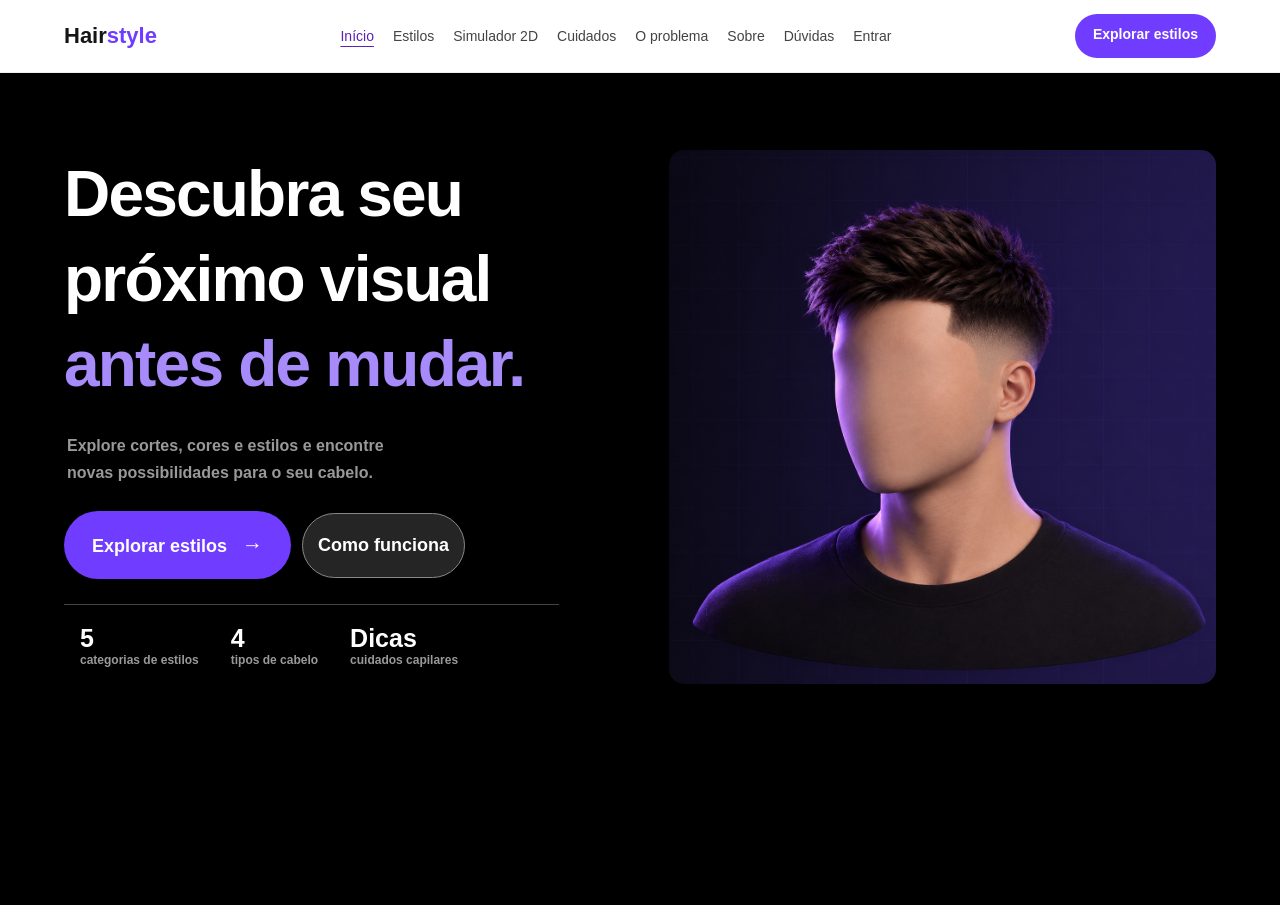
<file: index.html>
<!DOCTYPE html>
<html lang="pt-br">
<head>
    <meta charset="UTF-8">
    <meta name="viewport" content="width=device-width, initial-scale=1.0">
    <title>Início | Hairstyle</title>
    <link rel="stylesheet" href="inicio.css">
    <link rel="stylesheet" href="global.css">
    <script src="menu.js" defer></script>
</head>
<body class="pagina-index">

    <header class="site-header">
        <a class="site-logo" href="index.html" aria-label="Hairstyle, início">Hair<span>style</span></a>
        <button type="button" class="site-menu" aria-expanded="false" aria-controls="menu-principal" hidden>Menu</button>
        <nav class="site-nav" id="menu-principal" aria-label="Menu principal">
            <a href="index.html" aria-current="page">Início</a>
            <a href="estilos.html">Estilos</a>
            <a href="simulador.html">Simulador 2D</a>
            <a href="cuidados.html">Cuidados</a>
            <a href="problema.html">O problema</a>
            <a href="sobre.html">Sobre</a>
            <a href="fac.html">Dúvidas</a>
            <a href="login.html">Entrar</a>
        </nav>
        <a class="site-cta" href="estilos.html">Explorar estilos</a>
    </header>

    <main id="inicio">

        <section class="conteudo">

            <h1>
                Descubra seu<br>
                próximo visual<br>
                <span>antes de mudar.</span>
            </h1>

            <p>
                Explore cortes, cores e estilos e encontre<br>
                novas possibilidades para o seu cabelo.
            </p>

            <div class="botoes">

                <a href="estilos.html" class="botao-principal">
                    Explorar estilos <span>→</span>
                </a>

                <a href="sobre.html" class="botao-secundario">
                    Como funciona
                </a>

            </div>

            <div class="estatisticas">

                <div>
                    <h2>5</h2>
                    <span>categorias de estilos</span>
                </div>

                <div>
                    <h2>4</h2>
                    <span>tipos de cabelo</span>
                </div>

                <div>
                    <h2>Dicas</h2>
                    <span>cuidados capilares</span>
                </div>

            </div>

            <div class="imagem">
                <img src="img/70bd7f1b-bd7c-467a-a090-188f4c3107d9.png" alt="Corte degradê">
            </div>

        </section>

    </main>

</body>
</html>
</file>
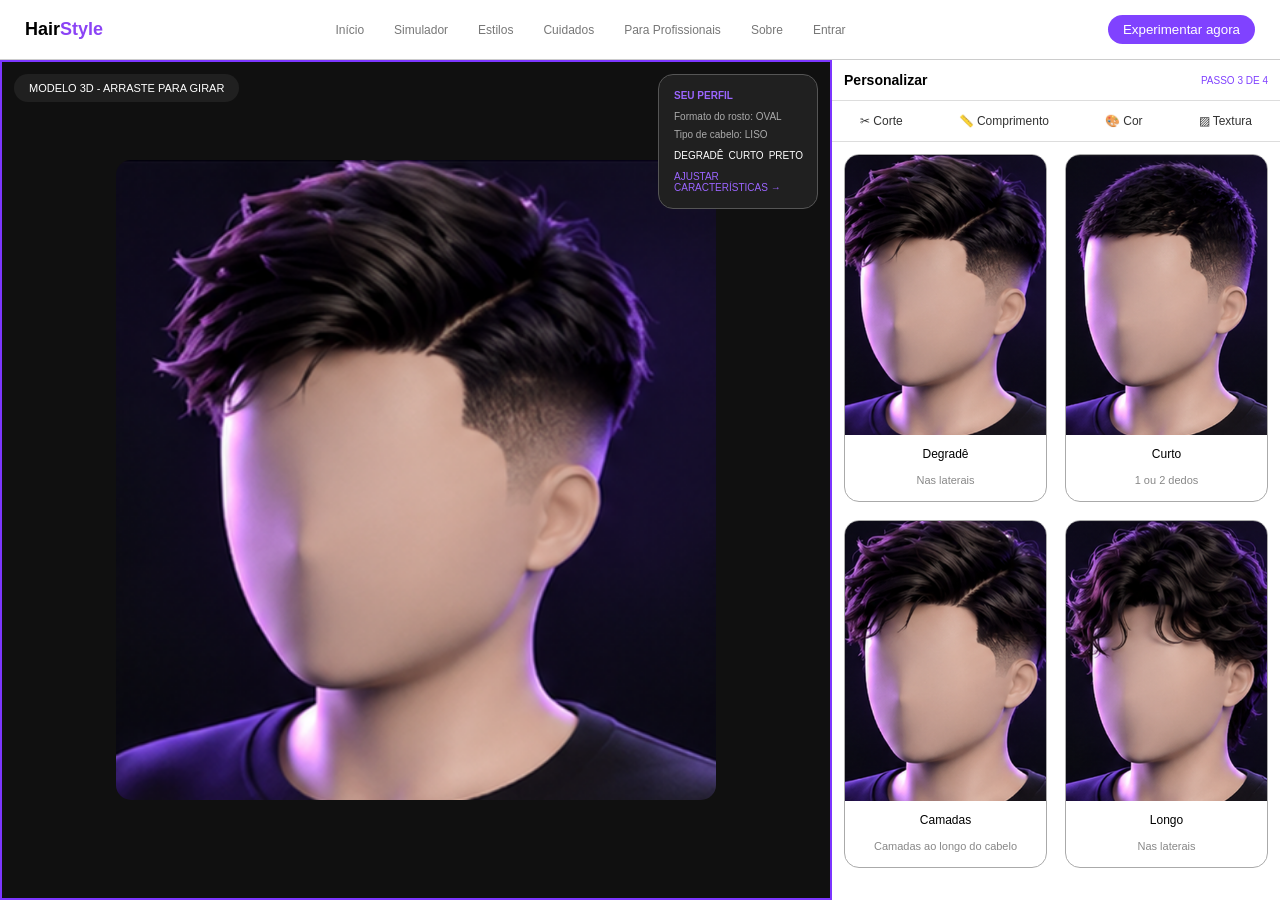
<file: fpi/index.html>
<!DOCTYPE html>
<html lang="pt-br">

<head>
    <meta charset="UTF-8">
    <meta name="viewport" content="width=device-width, initial-scale=1.0">
    <title>HairStyle - Simulador</title>
    <link rel="stylesheet" href="simulador.css">
</head>

<body>

    <!-- MENU SUPERIOR -->
    <header>

        <div class="logo">
            Hair<span>Style</span>
        </div>

        <nav>
            <a href="#">Início</a>
            <a href="#">Simulador</a>
            <a href="#">Estilos</a>
            <a href="#">Cuidados</a>
            <a href="#">Para Profissionais</a>
            <a href="#">Sobre</a>
            <a href="#">Entrar</a>
        </nav>

        <button class="button">Experimentar agora</button>

    </header>

    <!-- ÁREA PRINCIPAL -->
    <main>

        <!-- MODELO 3D -->
        <section class="modelo">
               
            <div class="aviso">
                MODELO 3D - ARRASTE PARA GIRAR
            </div>

            <div class="informacoes">

                <h4>SEU PERFIL</h4>

                <p>Formato do rosto: OVAL</p>
                <p>Tipo de cabelo: LISO</p>

                <div class="caracteristicas">
                    <span>DEGRADÊ</span>
                    <span>CURTO</span>
                    <span>PRETO</span>
                </div>

                <a href="#">AJUSTAR CARACTERÍSTICAS →</a>

            </div>

            

                <div class="foto-modelo">
                    <img id="imagemModelo" src="medio.arr.png" alt="Modelo masculino">
                </div>

            

        </section>

        <!-- PAINEL DE PERSONALIZAÇÃO -->
        <section class="painel">

            <div class="titulo-painel">

                <h3>Personalizar</h3>

                <span>PASSO 3 DE 4</span>

            </div>

            <!-- CATEGORIAS -->
            <div class="abas">

                <button>✂ Corte</button>
                <button>📏 Comprimento</button>
                <button>🎨 Cor</button>
                <button>▨ Textura</button>

            </div>

            <!-- OPÇÕES DE CORTES -->
            <div class="opcoes" id="opcoes">

                <div class="corte" onclick="selecionar(this, 'Degradê')">
                    <img src="medio.arr.png" alt="Modelo degrade">
                    <h3>Degradê</h3>
                    <p>Nas laterais</p>

                </div>

                <div class="corte" onclick="selecionar(this, 'curto')">

                    <img src="curto.m.h.png" alt="Corte curto">

                    <h3>Curto</h3>
                    <p>1 ou 2 dedos</p>

                </div>

                <div class="corte" onclick="selecionar(this, 'camadas')">

                    <img src="medio.degrade.png" alt="Corte em camadas">

                    <h3>Camadas</h3>
                    <p>Camadas ao longo do cabelo</p>

                </div>

                <div class="corte" onclick="selecionar(this, 'longo')">

                    <img src="longo.m.h.png" alt="Cabelo longo">

                    <h3>Longo</h3>
                    <p>Nas laterais</p>

                </div>

            </div>

        </section>

    </main>
    <script src="simulado.js"></script>
</body>
</html>
</file>
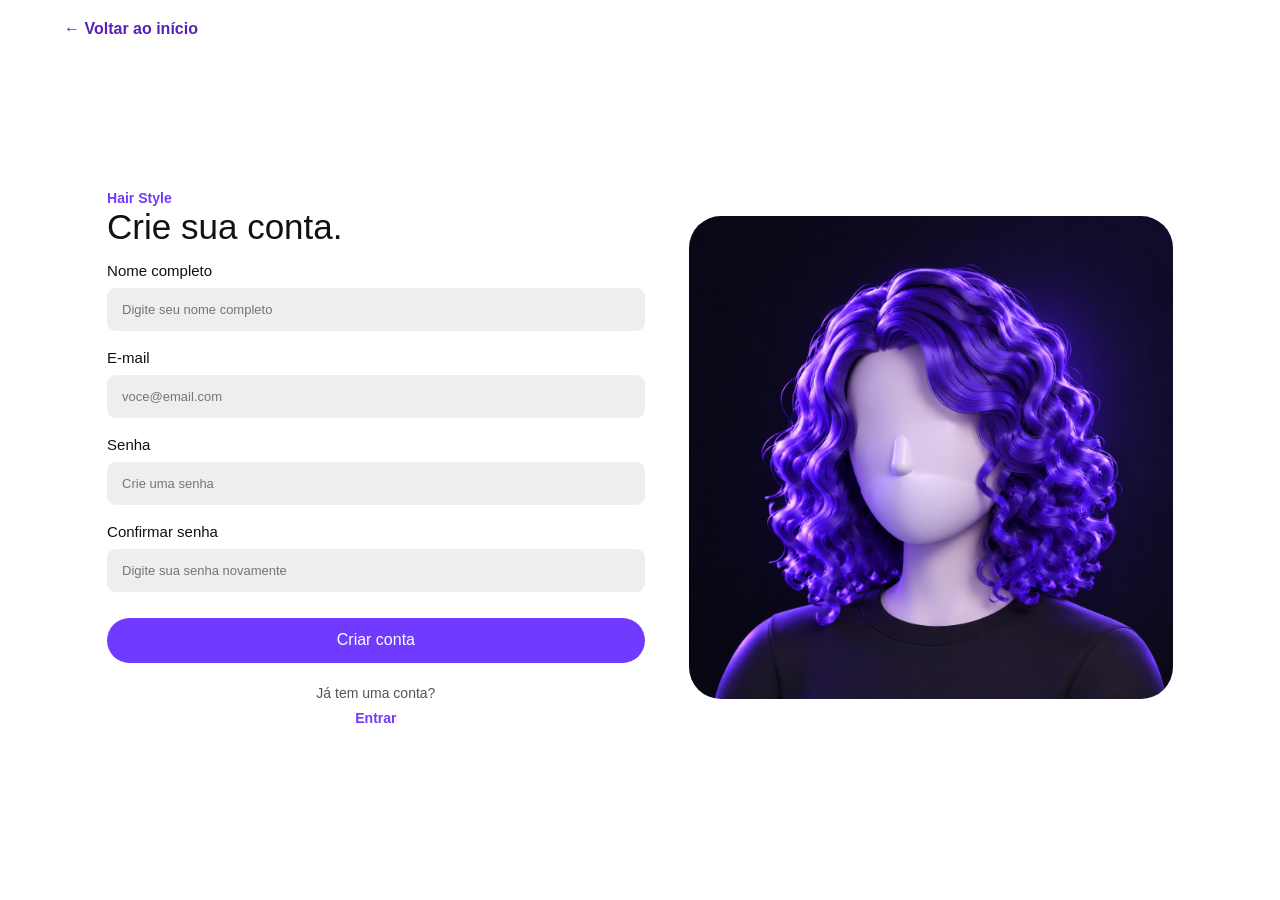
<file: cadastro.html>
<!doctype html>
<html lang="pt-br">
    <head>
        <meta charset="UTF-8" />
        <meta name="viewport" content="width=device-width, initial-scale=1.0" />
        <title>Cadastro | Hairstyle</title>
        <link rel="stylesheet" href="login.css" />
        <link rel="stylesheet" href="global.css" />
    </head>
    <body class="pagina-auth">
        <a href="index.html" class="voltar-inicio">← Voltar ao início</a>
        <main class="container">
            <section class="cadastro">
                <div class="titulo">
                    <span>Hair Style</span>
                    <h1>Crie sua conta.</h1>
                    <p data-aviso-demo>
                        Crie uma conta para acessar sua área de usuário.
                    </p>
                </div>

                <form action="cadastro.php" method="POST">
                    <div class="campo">
                        <label for="nome">Nome completo</label>
                        <input
                            type="text"
                            id="nome"
                            name="nome"
                            placeholder="Digite seu nome completo"
                            autocomplete="name"
                            maxlength="100"
                            required
                            aria-describedby="erro-nome"
                        />
                        <small class="erro-campo" id="erro-nome"></small>
                    </div>

                    <div class="campo">
                        <label for="email">E-mail</label>
                        <input
                            type="email"
                            maxlength="254"
                            id="email"
                            name="email"
                            placeholder="voce@email.com"
                            autocomplete="email"
                            required
                            aria-describedby="erro-email"
                        />
                        <small class="erro-campo" id="erro-email"></small>
                    </div>

                    <div class="campo">
                        <label for="senha">Senha</label>
                        <input
                            type="password"
                            minlength="8"
                            maxlength="72"
                            id="senha"
                            name="senha"
                            placeholder="Crie uma senha"
                            autocomplete="new-password"
                            required
                            aria-describedby="erro-senha"
                        />
                        <small class="erro-campo" id="erro-senha"></small>
                    </div>

                    <div class="campo">
                        <label for="confirmar_senha">Confirmar senha</label>
                        <input
                            type="password"
                            minlength="8"
                            maxlength="72"
                            id="confirmar_senha"
                            name="confirmar_senha"
                            placeholder="Digite sua senha novamente"
                            autocomplete="new-password"
                            required
                            aria-describedby="erro-confirmar_senha"
                        />
                        <small class="erro-campo" id="erro-confirmar_senha"></small>
                    </div>

                    <noscript><p>Ative o JavaScript para validar e enviar o formulário.</p></noscript>
                    <button type="submit" disabled class="botao">Criar conta</button>

                    <p id="mensagem-formulario" role="status"></p>
                </form>
                <div class="login-link">
                    <p>Já tem uma conta?</p>
                    <a href="login.html">Entrar</a>
                </div>
            </section>

            <section class="imagem">
                <img src="./img/foto1.png" alt="Modelo Hair Style" />
            </section>
        </main>

        <script src="auth.js" defer></script>
    </body>
</html>
</file>
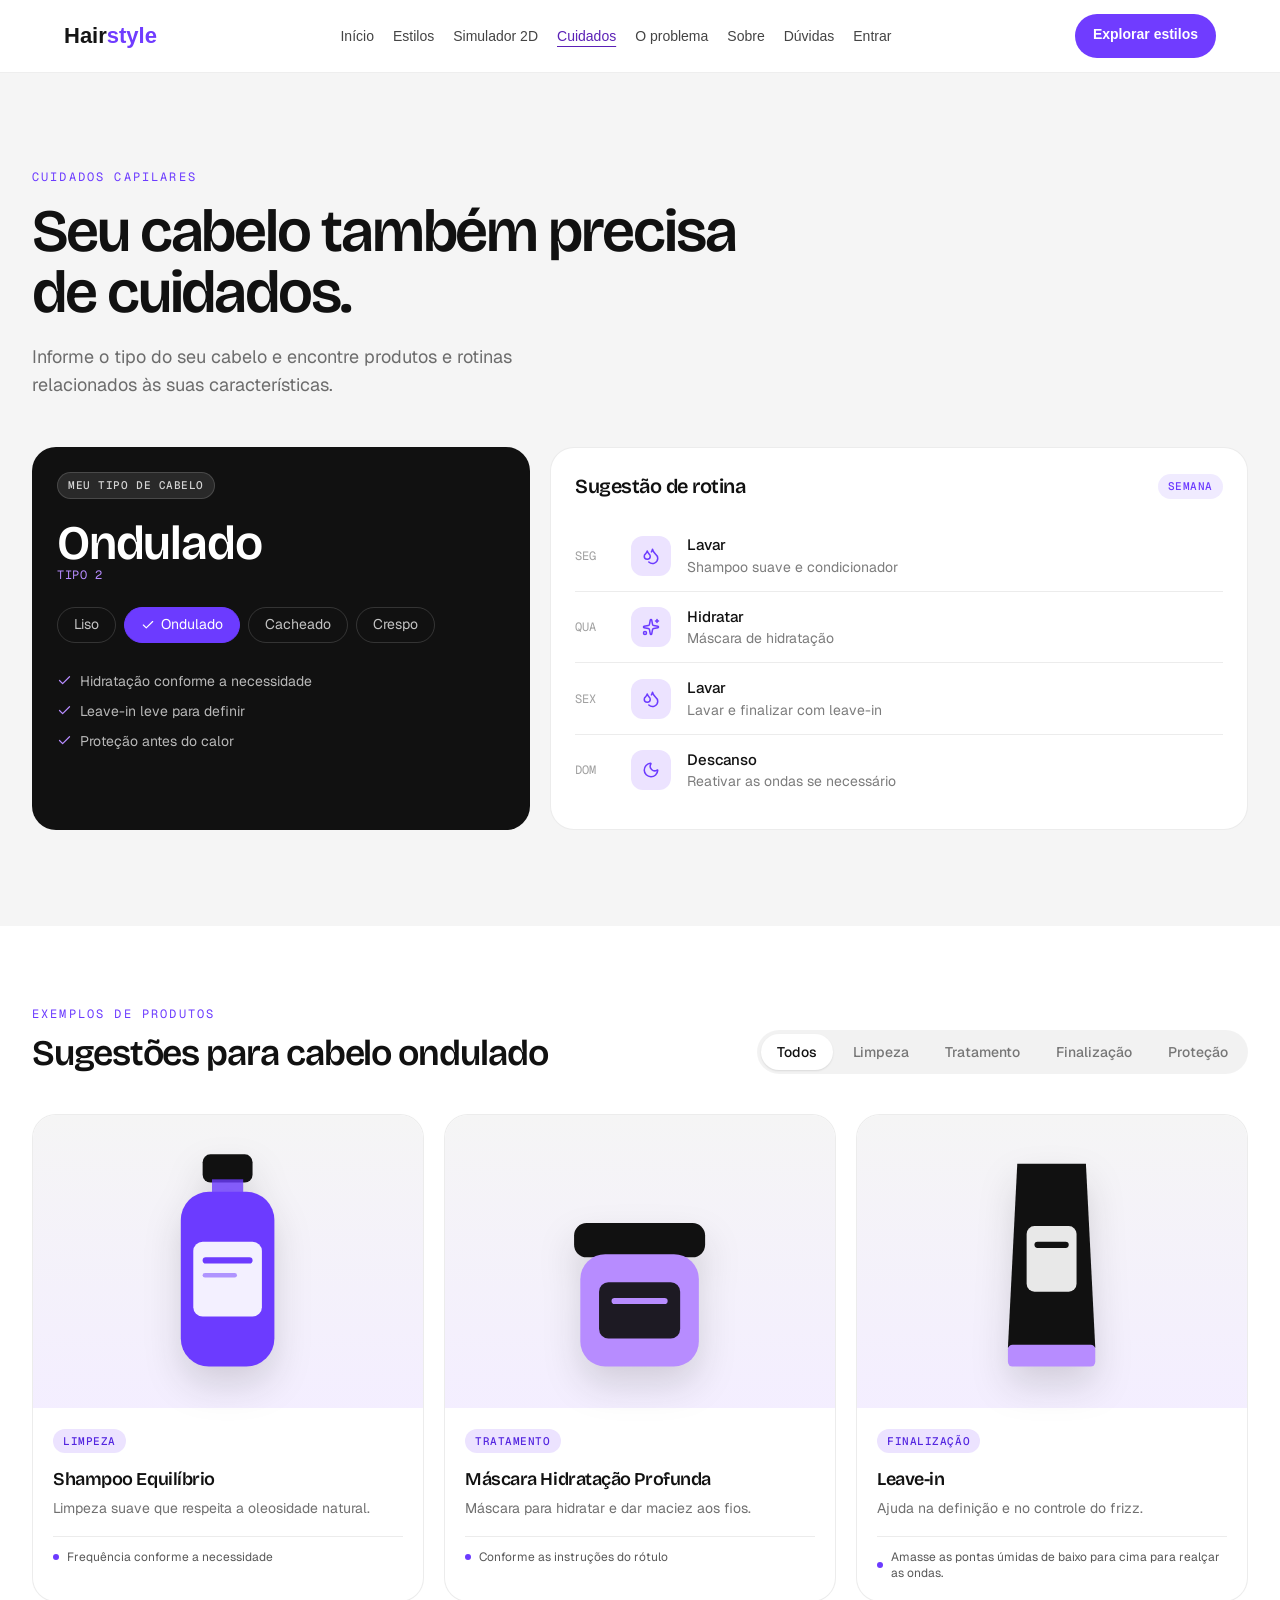
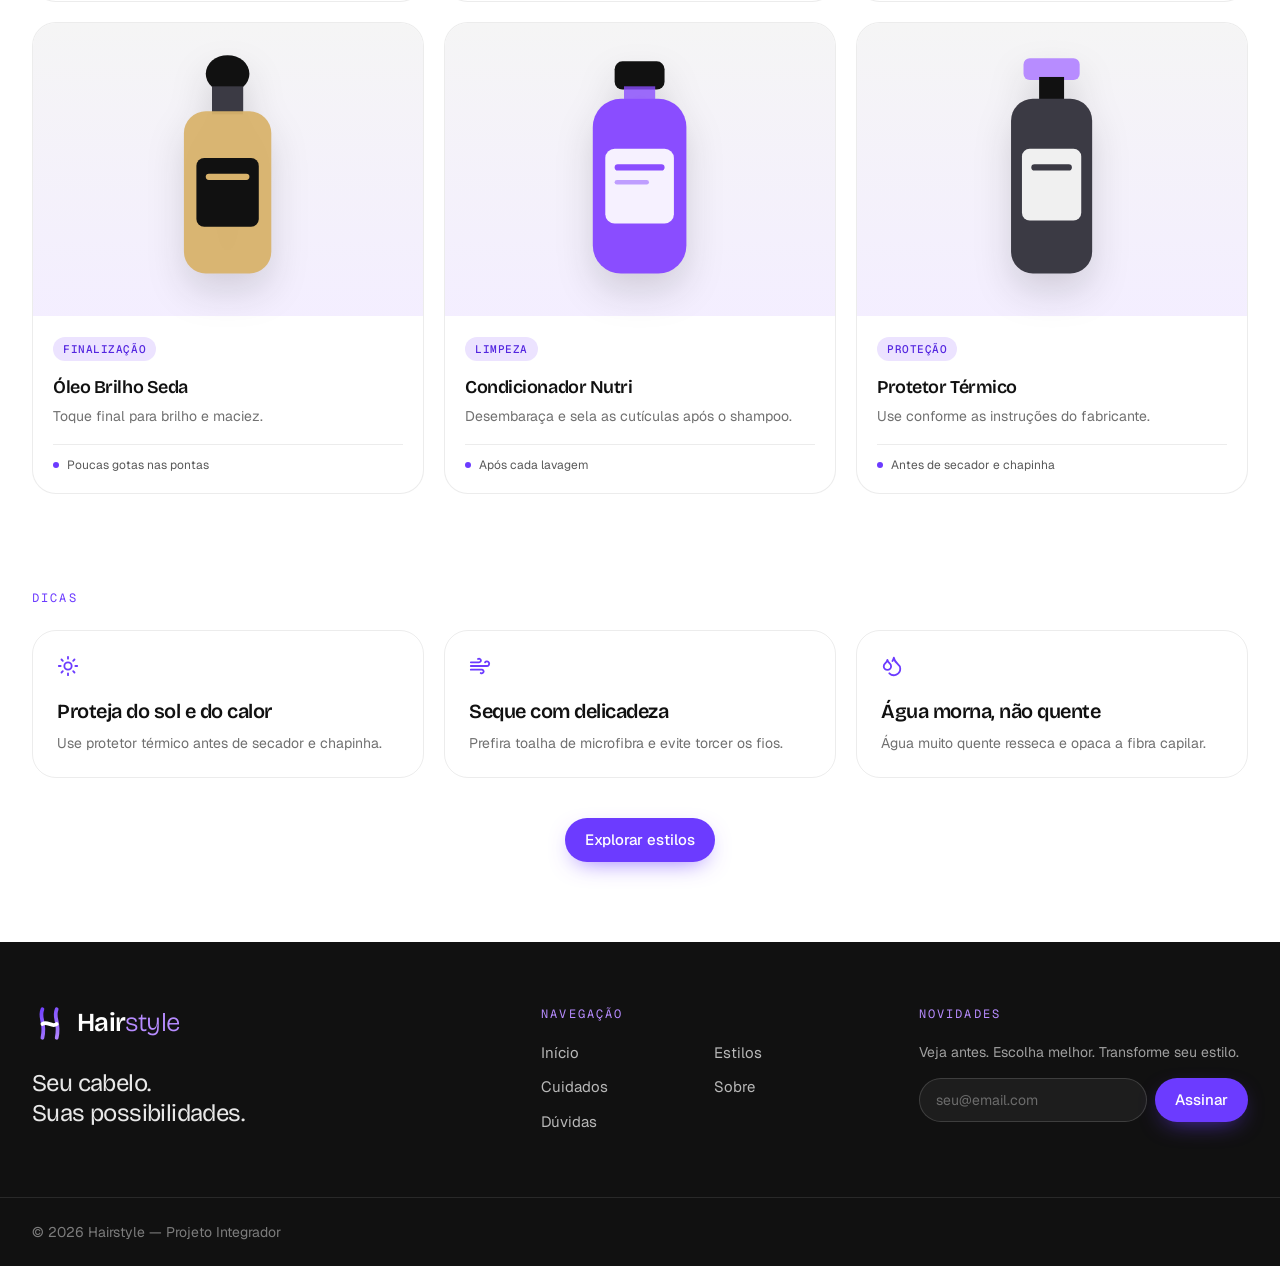
<file: cuidados.html>
<!DOCTYPE html>
<html lang="pt-BR">
<head>
    <meta charset="UTF-8">
    <meta name="viewport" content="width=device-width, initial-scale=1.0">
    <title>Cuidados | Hairstyle</title>
    <link rel="preconnect" href="https://fonts.googleapis.com">
    <link rel="preconnect" href="https://fonts.gstatic.com" crossorigin>
    <link rel="stylesheet" href="https://fonts.googleapis.com/css2?family=Bricolage+Grotesque:opsz,wght@12..96,400;12..96,500;12..96,600;12..96,700&amp;family=Geist:wght@300;400;500;600&amp;family=Geist+Mono:wght@400;500&amp;display=swap">
    <link rel="stylesheet" href="cuidados.css">
    <script src="cuidados.js" defer></script>
    <link rel="stylesheet" href="global.css">
    <script src="menu.js" defer></script>
</head>
<body class="pagina-cuidados">

    <svg class="biblioteca-icones" xmlns="http://www.w3.org/2000/svg" aria-hidden="true">
        <defs>
            <linearGradient id="degrade-logo" x1="4" y1="2" x2="28" y2="30" gradientUnits="userSpaceOnUse">
                <stop stop-color="#6c3bff"/>
                <stop offset="1" stop-color="#b78cff"/>
            </linearGradient>
        </defs>
        <symbol id="marca-hairstyle" viewBox="0 0 32 32" fill="none" stroke-linecap="round" stroke-width="3.4">
            <path d="M9.5 3c-3.6 8.5 3.4 11 0 26M22.5 3c-3.6 8.5 3.4 11 0 26" stroke="url(#degrade-logo)"/>
            <path d="M9.5 16.5c4.4-3.4 8.6 3.4 13 0" stroke="currentColor"/>
        </symbol>
        <symbol id="icone-check" viewBox="0 0 24 24">
            <path d="M20 6 9 17l-5-5"/>
        </symbol>
        <symbol id="icone-gotas" viewBox="0 0 24 24">
            <path d="M7 16.3c2.2 0 4-1.83 4-4.05 0-1.16-.57-2.26-1.71-3.19S7.29 6.75 7 5.3c-.29 1.45-1.14 2.84-2.29 3.76S3 11.1 3 12.25c0 2.22 1.8 4.05 4 4.05z"/>
            <path d="M12.56 6.6A10.97 10.97 0 0 0 14 3.02c.5 2.5 2 4.9 4 6.5s3 3.5 3 5.5a6.98 6.98 0 0 1-11.91 4.97"/>
        </symbol>
        <symbol id="icone-brilho" viewBox="0 0 24 24">
            <path d="M11.017 2.814a1 1 0 0 1 1.966 0l1.051 5.558a2 2 0 0 0 1.594 1.594l5.558 1.051a1 1 0 0 1 0 1.966l-5.558 1.051a2 2 0 0 0-1.594 1.594l-1.051 5.558a1 1 0 0 1-1.966 0l-1.051-5.558a2 2 0 0 0-1.594-1.594l-5.558-1.051a1 1 0 0 1 0-1.966l5.558-1.051a2 2 0 0 0 1.594-1.594z"/>
            <path d="M20 2v4"/>
            <path d="M22 4h-4"/>
            <circle cx="4" cy="20" r="2"/>
        </symbol>
        <symbol id="icone-lua" viewBox="0 0 24 24">
            <path d="M20.985 12.486a9 9 0 1 1-9.473-9.472c.405-.022.617.46.402.803a6 6 0 0 0 8.268 8.268c.344-.215.825-.004.803.401"/>
        </symbol>
        <symbol id="icone-sol" viewBox="0 0 24 24">
            <circle cx="12" cy="12" r="4"/>
            <path d="M12 2v2"/>
            <path d="M12 20v2"/>
            <path d="m4.93 4.93 1.41 1.41"/>
            <path d="m17.66 17.66 1.41 1.41"/>
            <path d="M2 12h2"/>
            <path d="M20 12h2"/>
            <path d="m6.34 17.66-1.41 1.41"/>
            <path d="m19.07 4.93-1.41 1.41"/>
        </symbol>
        <symbol id="icone-vento" viewBox="0 0 24 24">
            <path d="M12.8 19.6A2 2 0 1 0 14 16H2"/>
            <path d="M17.5 8a2.5 2.5 0 1 1 2 4H2"/>
            <path d="M9.8 4.4A2 2 0 1 1 11 8H2"/>
        </symbol>
    </svg>

    <header class="site-header">
        <a class="site-logo" href="index.html" aria-label="Hairstyle, início">Hair<span>style</span></a>
        <button type="button" class="site-menu" aria-expanded="false" aria-controls="menu-principal" hidden>Menu</button>
        <nav class="site-nav" id="menu-principal" aria-label="Menu principal">
            <a href="index.html">Início</a>
            <a href="estilos.html">Estilos</a>
            <a href="simulador.html">Simulador 2D</a>
            <a href="cuidados.html" aria-current="page">Cuidados</a>
            <a href="problema.html">O problema</a>
            <a href="sobre.html">Sobre</a>
            <a href="fac.html">Dúvidas</a>
            <a href="login.html">Entrar</a>
        </nav>
        <a class="site-cta" href="estilos.html">Explorar estilos</a>
    </header>

    <main>
        <section class="introducao" aria-labelledby="titulo-cuidados">
            <div class="container">
                <p class="rotulo">Cuidados capilares</p>
                <h1 id="titulo-cuidados">Seu cabelo também precisa de cuidados.</h1>
                <p class="resumo">Informe o tipo do seu cabelo e encontre produtos e rotinas relacionados às suas características.</p>

                <div class="paineis">
                    <section class="painel painel-cabelo" aria-label="Meu tipo de cabelo">
                        <p class="selo selo-escuro">Meu tipo de cabelo</p>
                        <div aria-live="polite" aria-atomic="true">
                            <h2 id="nome-cabelo">Ondulado</h2>
                            <p id="numero-cabelo">Tipo 2</p>
                        </div>
                        <div class="tipos-cabelo" role="group" aria-label="Tipos de cabelo">
                            <button class="tipo-cabelo" type="button" data-tipo="liso" aria-pressed="false"><svg class="icone" width="14" height="14" aria-hidden="true"><use href="#icone-check"/></svg>Liso</button>
                            <button class="tipo-cabelo" type="button" data-tipo="ondulado" aria-pressed="true"><svg class="icone" width="14" height="14" aria-hidden="true"><use href="#icone-check"/></svg>Ondulado</button>
                            <button class="tipo-cabelo" type="button" data-tipo="cacheado" aria-pressed="false"><svg class="icone" width="14" height="14" aria-hidden="true"><use href="#icone-check"/></svg>Cacheado</button>
                            <button class="tipo-cabelo" type="button" data-tipo="crespo" aria-pressed="false"><svg class="icone" width="14" height="14" aria-hidden="true"><use href="#icone-check"/></svg>Crespo</button>
                        </div>
                        <ul class="lista-recomendacoes">
                            <li><svg class="icone" width="15" height="15" aria-hidden="true"><use href="#icone-check"/></svg><span>Hidratação semanal</span></li>
                            <li><svg class="icone" width="15" height="15" aria-hidden="true"><use href="#icone-check"/></svg><span>Finalização com leave-in</span></li>
                            <li><svg class="icone" width="15" height="15" aria-hidden="true"><use href="#icone-check"/></svg><span>Proteção térmica sempre</span></li>
                        </ul>
                    </section>

                    <section class="painel painel-rotina" aria-labelledby="titulo-rotina">
                        <div class="rotina-cabecalho">
                            <h2 id="titulo-rotina">Sugestão de rotina</h2>
                            <span class="selo">Semana</span>
                        </div>
                        <ul class="rotina-lista">
                            <li>
                                <abbr title="Segunda-feira">Seg</abbr>
                                <span class="rotina-icone"><svg class="icone" width="18" height="18" aria-hidden="true"><use href="#icone-gotas"/></svg></span>
                                <div><strong>Lavar</strong><p>Shampoo Equilíbrio + condicionador</p></div>
                            </li>
                            <li>
                                <abbr title="Quarta-feira">Qua</abbr>
                                <span class="rotina-icone"><svg class="icone" width="18" height="18" aria-hidden="true"><use href="#icone-brilho"/></svg></span>
                                <div><strong>Hidratar</strong><p>Máscara de hidratação profunda, 10 min</p></div>
                            </li>
                            <li>
                                <abbr title="Sexta-feira">Sex</abbr>
                                <span class="rotina-icone"><svg class="icone" width="18" height="18" aria-hidden="true"><use href="#icone-gotas"/></svg></span>
                                <div><strong>Lavar</strong><p>Shampoo + leave-in de definição</p></div>
                            </li>
                            <li>
                                <abbr title="Domingo">Dom</abbr>
                                <span class="rotina-icone"><svg class="icone" width="18" height="18" aria-hidden="true"><use href="#icone-lua"/></svg></span>
                                <div><strong>Descanso</strong><p>Finalizar com óleo nas pontas</p></div>
                            </li>
                        </ul>
                    </section>
                </div>
            </div>
        </section>

        <div class="container conteudo">
            <section aria-labelledby="titulo-produtos">
                <div class="produtos-cabecalho">
                    <div>
                        <p class="rotulo">Exemplos de produtos</p>
                        <h2 id="titulo-produtos">Sugestões para cabelo <span id="tipo-produtos">ondulado</span></h2>
                    </div>
                    <div class="filtros" role="group" aria-label="Filtrar produtos por categoria">
                        <button type="button" data-categoria="Todos" aria-pressed="true">Todos</button>
                        <button type="button" data-categoria="Limpeza" aria-pressed="false">Limpeza</button>
                        <button type="button" data-categoria="Tratamento" aria-pressed="false">Tratamento</button>
                        <button type="button" data-categoria="Finalização" aria-pressed="false">Finalização</button>
                        <button type="button" data-categoria="Proteção" aria-pressed="false">Proteção</button>
                    </div>
                </div>
                <p class="somente-leitor" id="status-produtos" role="status"></p>
                <div class="produtos-grade" id="produtos"></div>
                <noscript><p>Ative o JavaScript para visualizar e filtrar os produtos.</p></noscript>
                <template id="modelo-produto">
                    <article class="produto">
                        <div class="produto-arte"></div>
                        <div class="produto-info">
                            <span class="selo selo-suave"></span>
                            <h3></h3>
                            <p class="produto-descricao"></p>
                            <p class="produto-uso"></p>
                        </div>
                    </article>
                </template>
            </section>

            <section class="dicas" aria-labelledby="titulo-dicas">
                <h2 class="rotulo" id="titulo-dicas">Dicas</h2>
                <div class="dicas-grade">
                    <article class="painel">
                        <svg class="icone" width="22" height="22" aria-hidden="true"><use href="#icone-sol"/></svg>
                        <h3>Proteja do sol e do calor</h3>
                        <p>Use protetor térmico antes de secador e chapinha.</p>
                    </article>
                    <article class="painel">
                        <svg class="icone" width="22" height="22" aria-hidden="true"><use href="#icone-vento"/></svg>
                        <h3>Seque com delicadeza</h3>
                        <p>Prefira toalha de microfibra e evite torcer os fios.</p>
                    </article>
                    <article class="painel">
                        <svg class="icone" width="22" height="22" aria-hidden="true"><use href="#icone-gotas"/></svg>
                        <h3>Água morna, não quente</h3>
                        <p>Água muito quente resseca e opaca a fibra capilar.</p>
                    </article>
                </div>
                <div class="dicas-acao"><a class="botao" href="estilos.html">Explorar estilos</a></div>
            </section>
        </div>
    </main>

    <footer class="rodape">
        <div class="container rodape-grade">
            <div>
                <a class="logo" href="index.html" aria-label="Hairstyle, início">
                    <svg aria-hidden="true"><use href="#marca-hairstyle"/></svg>
                    <span>Hair<span class="roxo">style</span></span>
                </a>
                <p class="rodape-frase">Seu cabelo.<br>Suas possibilidades.</p>

            </div>
            <nav aria-label="Navegação do rodapé">
                <p class="rotulo">Navegação</p>
                <ul class="rodape-links">
                    <li><a href="index.html">Início</a></li>

                    <li><a href="estilos.html">Estilos</a></li>
                    <li><a href="cuidados.html" aria-current="page">Cuidados</a></li>

                    <li><a href="sobre.html">Sobre</a></li>
                    <li><a href="fac.html">Dúvidas</a></li>
                </ul>
            </nav>
            <section aria-labelledby="titulo-novidades">
                <h2 class="rotulo" id="titulo-novidades">Novidades</h2>
                <p class="rodape-novidades">Veja antes. Escolha melhor. Transforme seu estilo.</p>
                <form class="rodape-form" id="form-novidades">
                    <input type="email" placeholder="seu@email.com" aria-label="E-mail" autocomplete="email" required>
                    <button class="botao" type="submit">Assinar</button>
                </form>
                <p class="rodape-mensagem" id="mensagem-novidades" role="status" hidden>As inscrições ainda não estão disponíveis.</p>
            </section>
        </div>
        <div class="rodape-base">
            <div class="container">
                <span>© 2026 Hairstyle — Projeto Integrador</span>
                <div></div>
            </div>
        </div>
    </footer>
</body>
</html>
</file>
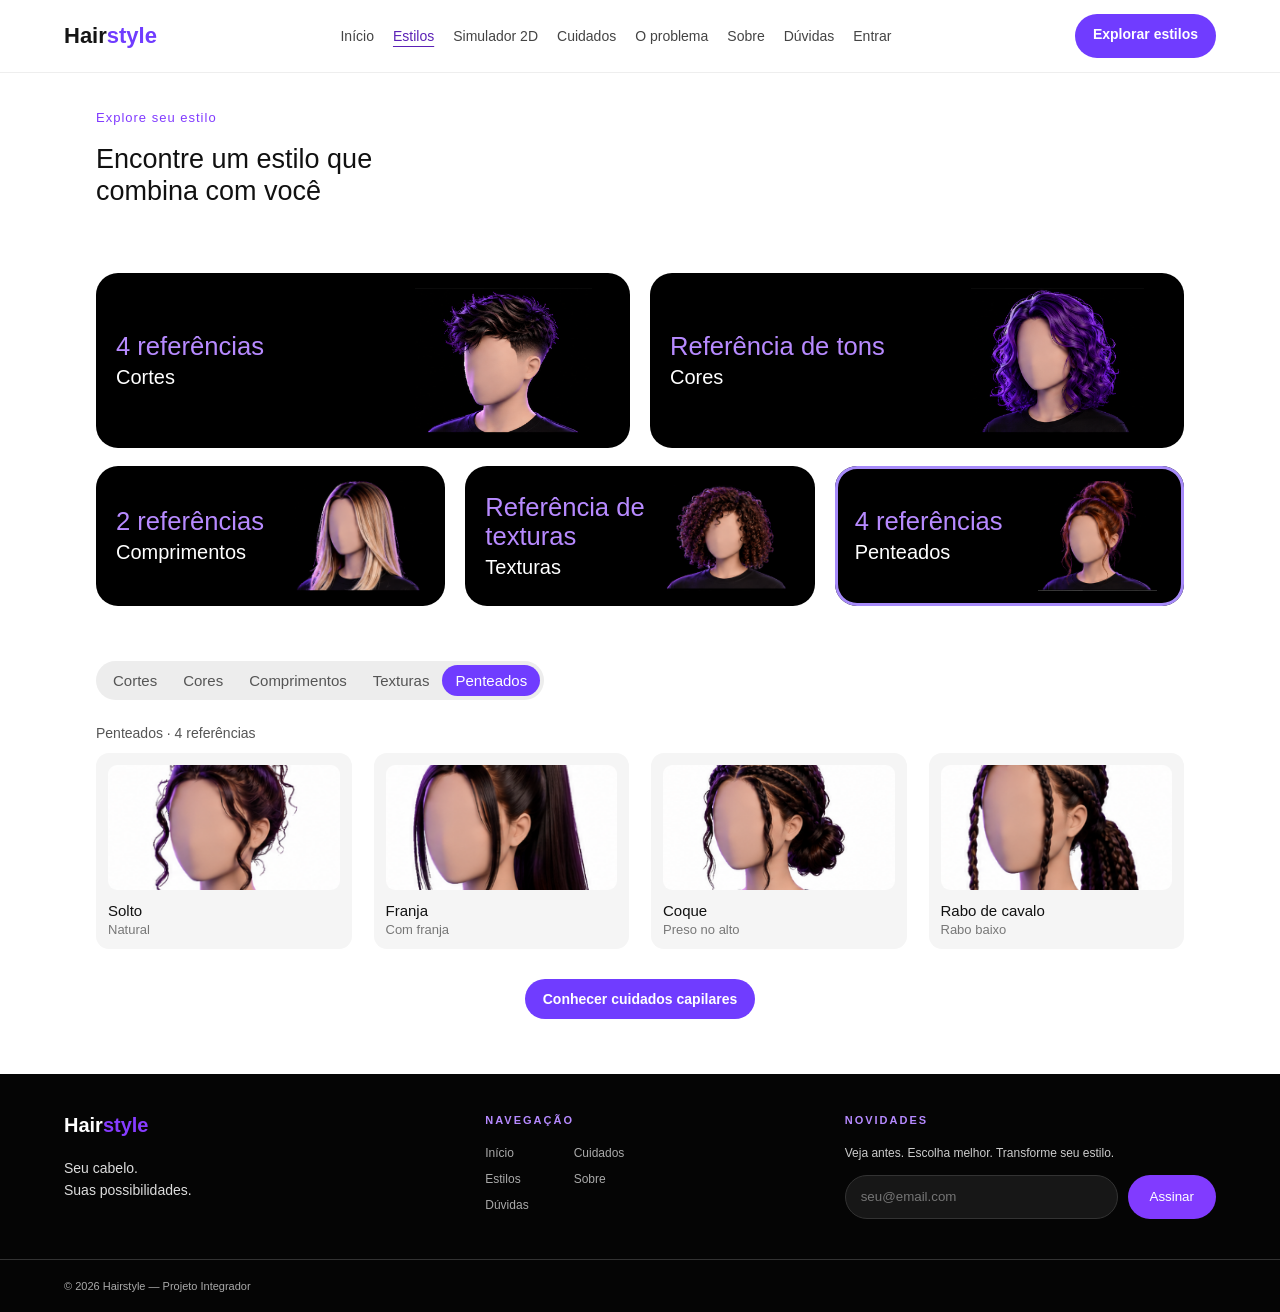
<file: estilos.html>
<!DOCTYPE html>
<html lang="pt-BR">
<head>
    <meta charset="UTF-8">
    <meta name="viewport" content="width=device-width, initial-scale=1.0">
    <title>Estilos | Hairstyle</title>
    <link rel="stylesheet" href="estilos.css">
    <link rel="stylesheet" href="global.css">
    <script src="menu.js" defer></script>
</head>
<body class="pagina-estilos">

    <!-- CABEÇALHO -->
    <header class="site-header">
        <a class="site-logo" href="index.html" aria-label="Hairstyle, início">Hair<span>style</span></a>
        <button type="button" class="site-menu" aria-expanded="false" aria-controls="menu-principal" hidden>Menu</button>
        <nav class="site-nav" id="menu-principal" aria-label="Menu principal">
            <a href="index.html">Início</a>
            <a href="estilos.html" aria-current="page">Estilos</a>
            <a href="simulador.html">Simulador 2D</a>
            <a href="cuidados.html">Cuidados</a>
            <a href="problema.html">O problema</a>
            <a href="sobre.html">Sobre</a>
            <a href="fac.html">Dúvidas</a>
            <a href="login.html">Entrar</a>
        </nav>
        <a class="site-cta" href="estilos.html">Explorar estilos</a>
    </header>

    <!-- CONTEÚDO PRINCIPAL -->
    <main>

        <section class="introducao">
            <span>Explore seu estilo</span>
            <h1>Encontre um estilo que<br>combina com você</h1>
        </section>

        <!-- CATEGORIAS -->
        <section class="categorias">

            <button type="button" class="categoria grande" data-filtro="Cortes"><span><small>4 referências</small><strong>Cortes</strong></span><img src="img/img1.png" alt="Cortes de cabelo"></button>

            <button type="button" class="categoria grande" data-filtro="Cores"><span><small>Referência de tons</small><strong>Cores</strong></span><img src="img/img2.png" alt="Cores de cabelo"></button>

            <button type="button" class="categoria pequena" data-filtro="Comprimentos"><span><small>2 referências</small><strong>Comprimentos</strong></span><img src="img/img3.png" alt="Comprimentos"></button>

            <button type="button" class="categoria pequena" data-filtro="Texturas"><span><small>Referência de texturas</small><strong>Texturas</strong></span><img src="img/img4.png" alt="Texturas"></button>

            <button type="button" class="categoria pequena" data-filtro="Penteados"><span><small>4 referências</small><strong>Penteados</strong></span><img src="img/img5.png" alt="Penteados"></button>

        </section>

        <!-- FILTROS -->
        <section class="filtros">
            <button type="button" data-filtro="Cortes" aria-pressed="false">Cortes</button>
            <button type="button" data-filtro="Cores" aria-pressed="false">Cores</button>
            <button type="button" data-filtro="Comprimentos" aria-pressed="false">Comprimentos</button>
            <button type="button" data-filtro="Texturas" aria-pressed="false">Texturas</button>
            <button type="button" class="selecionado" data-filtro="Penteados" aria-pressed="true">Penteados</button>
        </section>

        <!-- ESTILOS -->
        <p id="status-estilos" role="status"></p>
        <section class="estilos" id="lista-estilos">

            <div class="estilo">
                <img src="img/img6.png" alt="Penteado solto">
                <h4>Solto</h4>
                <p>Natural</p>
            </div>

            <div class="estilo">
                <img src="img/img7.png" alt="Penteado com franja">
                <h4>Franja</h4>
                <p>Com franja</p>
            </div>

            <div class="estilo">
                <img src="img/img8.png" alt="Penteado coque">
                <h4>Coque</h4>
                <p>Preso no alto</p>
            </div>

            <div class="estilo">
                <img src="img/img9.png" alt="Rabo de cavalo">
                <h4>Rabo</h4>
                <p>Rabo baixo</p>
            </div>

        </section>

        <div class="acao-centro">
            <a class="site-cta" href="cuidados.html">Conhecer cuidados capilares</a>
        </div>

    </main>

    <!-- RODAPÉ -->
    <footer>

        <div class="footer-conteudo">

            <div class="footer-logo">
                <h3>Hair<span>style</span></h3>
                <p>Seu cabelo.<br>Suas possibilidades.</p>

            </div>

            <div class="footer-nav">
                <h4>NAVEGAÇÃO</h4>
                <div class="links">
                    <div>
                        <a href="index.html">Início</a>
                        <a href="estilos.html">Estilos</a>

                        <a href="fac.html">Dúvidas</a>
                    </div>

                    <div>

                        <a href="cuidados.html">Cuidados</a>
                        <a href="sobre.html">Sobre</a>
                    </div>
                </div>
            </div>

            <div class="novidades">
                <h4>NOVIDADES</h4>
                <p>Veja antes. Escolha melhor. Transforme seu estilo.</p>

                <form id="form-novidades">
                    <input type="email" placeholder="seu@email.com" aria-label="E-mail" required>
                    <button type="submit">Assinar</button>
                </form>
                <p id="mensagem-novidades" role="status" hidden>As inscrições ainda não estão disponíveis.</p>
            </div>

        </div>

        <div class="footer-final">
            <p>© 2026 Hairstyle — Projeto Integrador</p>

        </div>

    </footer>

<script src="estilos.js" defer></script>
</body>
</html>
</file>
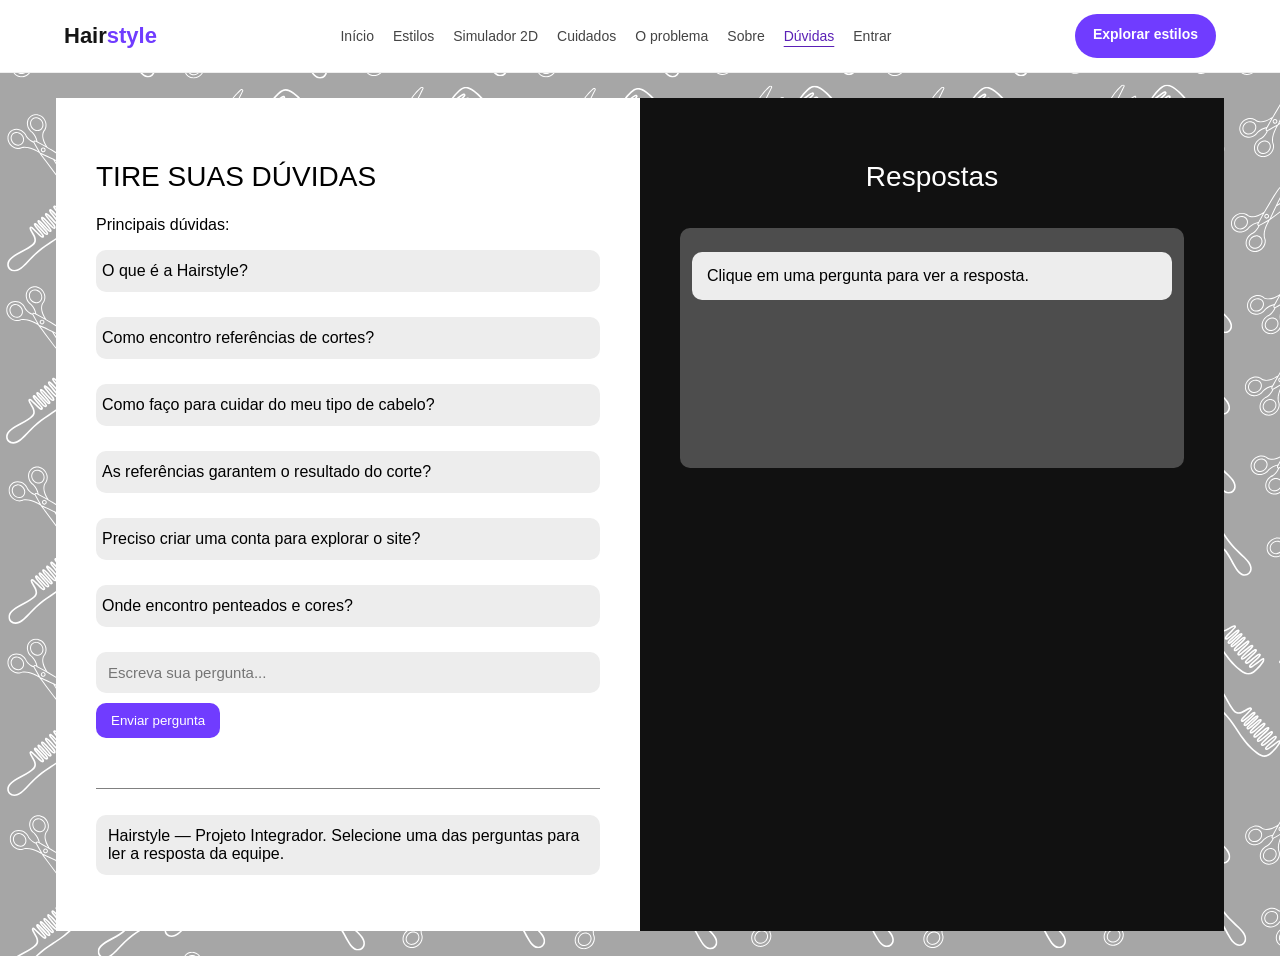
<file: fac.html>
<!DOCTYPE html>
<html lang="pt-br">

<head>
    <meta charset="UTF-8">
    <meta name="viewport" content="width=device-width, initial-scale=1.0">

    <title>Dúvidas | Hairstyle</title>

    <link rel="stylesheet" href="fac.css">
    <link rel="stylesheet" href="global.css">
    <script src="menu.js" defer></script>
</head>

<body class="pagina-fac">

    <header class="site-header">
        <a class="site-logo" href="index.html" aria-label="Hairstyle, início">Hair<span>style</span></a>
        <button type="button" class="site-menu" aria-expanded="false" aria-controls="menu-principal" hidden>Menu</button>
        <nav class="site-nav" id="menu-principal" aria-label="Menu principal">
            <a href="index.html">Início</a>
            <a href="estilos.html">Estilos</a>
            <a href="simulador.html">Simulador 2D</a>
            <a href="cuidados.html">Cuidados</a>
            <a href="problema.html">O problema</a>
            <a href="sobre.html">Sobre</a>
            <a href="fac.html" aria-current="page">Dúvidas</a>
            <a href="login.html">Entrar</a>
        </nav>
        <a class="site-cta" href="estilos.html">Explorar estilos</a>
    </header>

    <main>

        <section class="perguntas">
            <h1>TIRE SUAS DÚVIDAS</h1>

            <p>Principais dúvidas:</p>

            <button class="pergunta" type="button" data-pergunta="projeto" aria-controls="resposta">
                O que é a Hairstyle?
            </button>

            <button class="pergunta" type="button" data-pergunta="cortes" aria-controls="resposta">
                Como encontro referências de cortes?
            </button>

            <button class="pergunta" type="button" data-pergunta="cuidados" aria-controls="resposta">
                Como faço para cuidar do meu tipo de cabelo?
            </button>

            <button class="pergunta" type="button" data-pergunta="resultado" aria-controls="resposta">
                As referências garantem o resultado do corte?
            </button>

            <button class="pergunta" type="button" data-pergunta="conta" aria-controls="resposta">
                Preciso criar uma conta para explorar o site?
            </button>

            <button class="pergunta" type="button" data-pergunta="penteados" aria-controls="resposta">
                Onde encontro penteados e cores?
            </button>

            <form class="outra" action="fac.php" method="post">
                <input
                    type="text"
                    id="outraPergunta" name="pergunta" aria-label="Sua pergunta"
                    placeholder="Escreva sua pergunta..."
                    maxlength="1000" required
                >

                <button type="submit">
                    Enviar pergunta
                </button>
            </form>

            <div class="contatos"><p>Hairstyle — Projeto Integrador. Selecione uma das perguntas para ler a resposta da equipe.</p></div>

        </section>

        <section class="respostas">

            <h2>Respostas</h2>

            <div class="chat">

                <div id="resposta" role="status" aria-live="polite">
                    Clique em uma pergunta para ver a resposta.
                </div>

            </div>
        </section>

    </main>

    <script src="fac.js" defer></script>

</body>

</html>
</file>
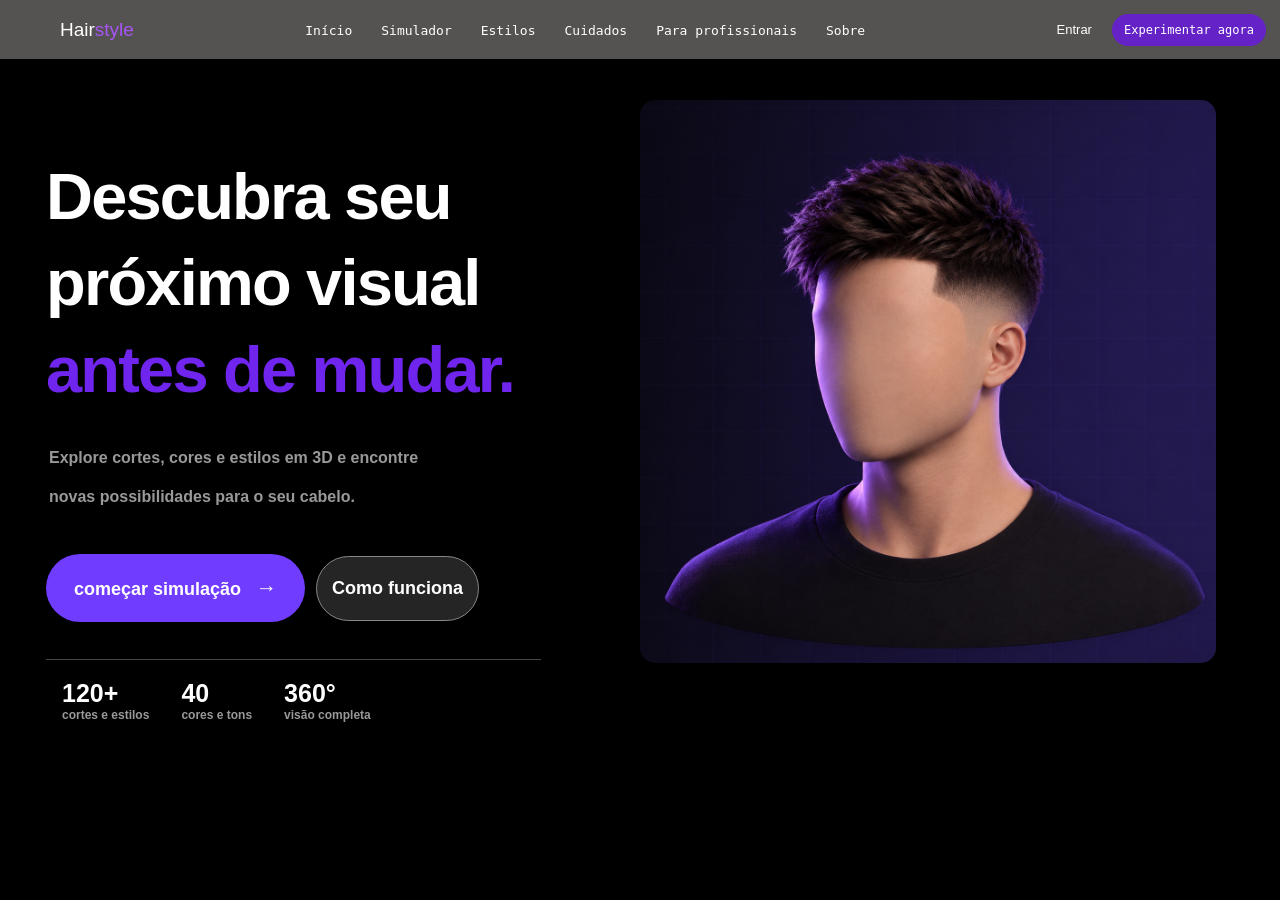
<file: inicio.html>
<!DOCTYPE html>
<html lang="pt-br">
<head>
    <meta charset="UTF-8">
    <meta name="viewport" content="width=device-width, initial-scale=1.0">
    <title>HairStyle 3D</title>
    <link rel="stylesheet" href="inicio.css">
</head>
<body>

    <header class="cabecalho">

        <h2 class="logo">Hair<span>style</span></h2>

        <nav>
            <ul class="menu">
                <li><a href="#inicio">Início</a></li>
                <li><a href="#simulador">Simulador</a></li>
                <li><a href="#estilos">Estilos</a></li>
                <li><a href="#cuidados">Cuidados</a></li>
                <li><a href="#profissionais">Para profissionais</a></li>
                <li><a href="#sobre">Sobre</a></li>
            </ul>
        </nav>

        <div class="botoes-menu">
            <a href="#login" class="entrar">Entrar</a>
            <a href="#simulador" class="experimentar">
                Experimentar agora
            </a>
        </div>

    </header>

    <main id="inicio">

        <section class="conteudo">

            <h1>
                Descubra seu<br>
                próximo visual<br>
                <span>antes de mudar.</span>
            </h1>

            <p>
                Explore cortes, cores e estilos em 3D e encontre<br>
                novas possibilidades para o seu cabelo.
            </p>

            <div class="botoes">

                <a href="#simulador" class="botao-principal">
                    começar simulação <span>→</span>
                </a>

                <a href="#sobre" class="botao-secundario">
                    Como funciona
                </a>

            </div>

            <div class="estatisticas">

                <div>
                    <h2>120+</h2>
                    <span>cortes e estilos</span>
                </div>

                <div>
                    <h2>40</h2>
                    <span>cores e tons</span>
                </div>

                <div>
                    <h2>360°</h2>
                    <span>visão completa</span>
                </div>

            </div>

            <div class="imagem">
                <img src="/img/70bd7f1b-bd7c-467a-a090-188f4c3107d9.png" alt="Corte degradê">
            </div>

        </section>

    </main>

</body>
</html>
</file>
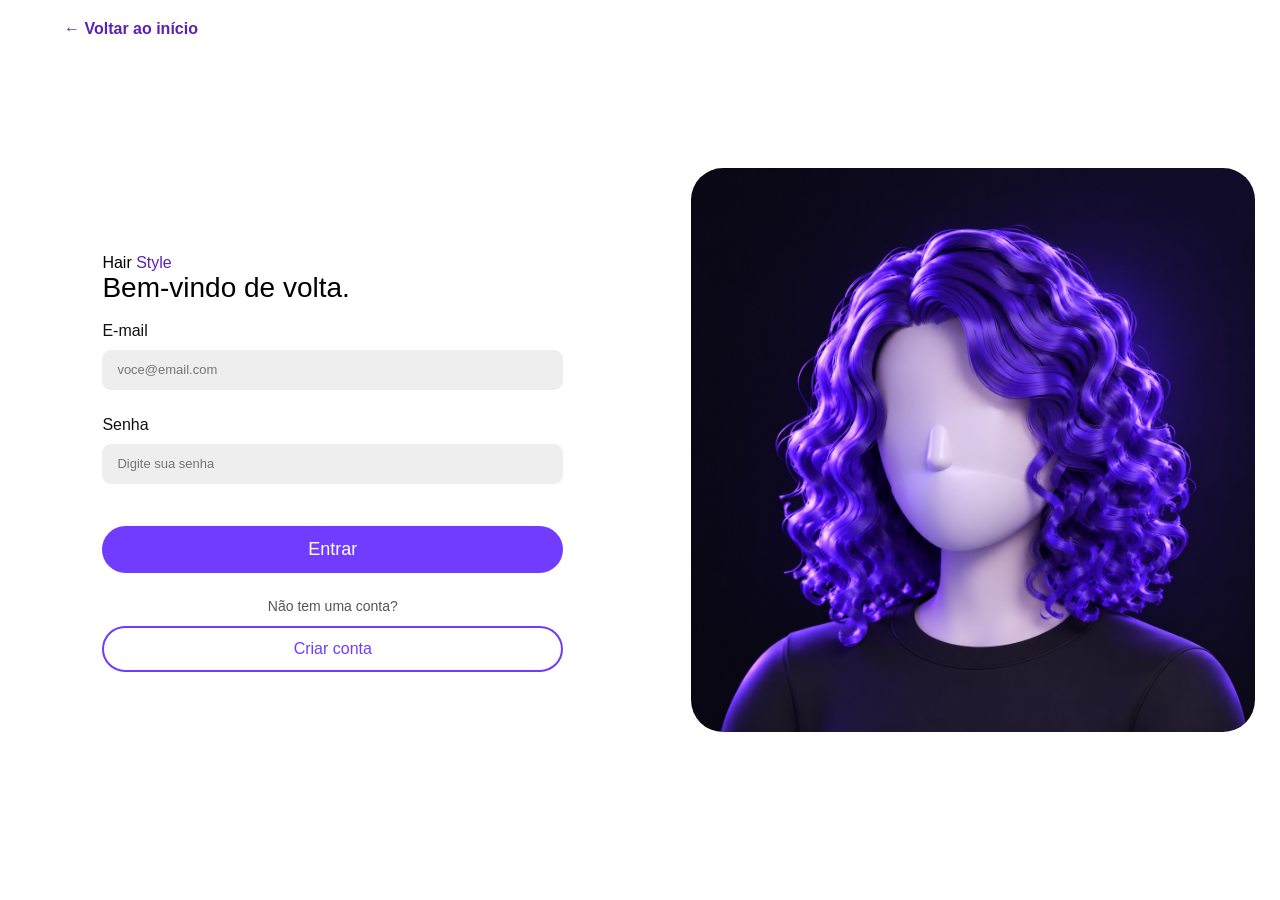
<file: login.html>
<!doctype html>
<html lang="pt-br">
    <head>
        <meta charset="UTF-8" />
        <meta name="viewport" content="width=device-width, initial-scale=1.0" />
        <title>Entrar | Hairstyle</title>
        <link rel="stylesheet" href="login.css" />
        <link rel="stylesheet" href="global.css" />
    </head>
    <body class="pagina-auth">
        <a href="index.html" class="voltar-inicio">← Voltar ao início</a>

        <main class="login">
            <div>Hair <span>Style</span></div>
            <h1>Bem-vindo de volta.</h1>
            <p data-aviso-demo class="subtitulo">
                Entre com seu e-mail e senha cadastrados.
            </p>

            <form action="login.php" method="POST" id="formLogin">
                <div class="card-login">
                    <label for="email">E-mail</label>
                    <input
                        type="email"
                        id="email"
                        name="email"
                        placeholder="voce@email.com"
                        autocomplete="email"
                        required
                        aria-describedby="erro-email"
                    />
                    <small class="erro-campo" id="erro-email"></small>
                </div>

                <div class="card-login">
                    <label for="senha">Senha</label>
                    <input
                        type="password"
                        id="senha"
                        name="senha"
                        placeholder="Digite sua senha"
                        autocomplete="current-password"
                        required
                        aria-describedby="erro-senha"
                    />
                    <small class="erro-campo" id="erro-senha"></small>
                </div>
                <p id="mensagem-formulario" role="status"></p>
                <noscript><p>Ative o JavaScript para validar e enviar o formulário.</p></noscript>
                <button type="submit" disabled class="btn-login">Entrar</button>
            </form>
            <div class="cadastro-link">
                <p>Não tem uma conta?</p>
                <a href="cadastro.html" class="botao-cadastro"> Criar conta </a>
            </div>
        </main>

        <div class="login-imagem"><img src="img/foto1.png" alt="Referência de estilo capilar" /></div>
        <script src="auth.js" defer></script>
    </body>
</html>
</file>
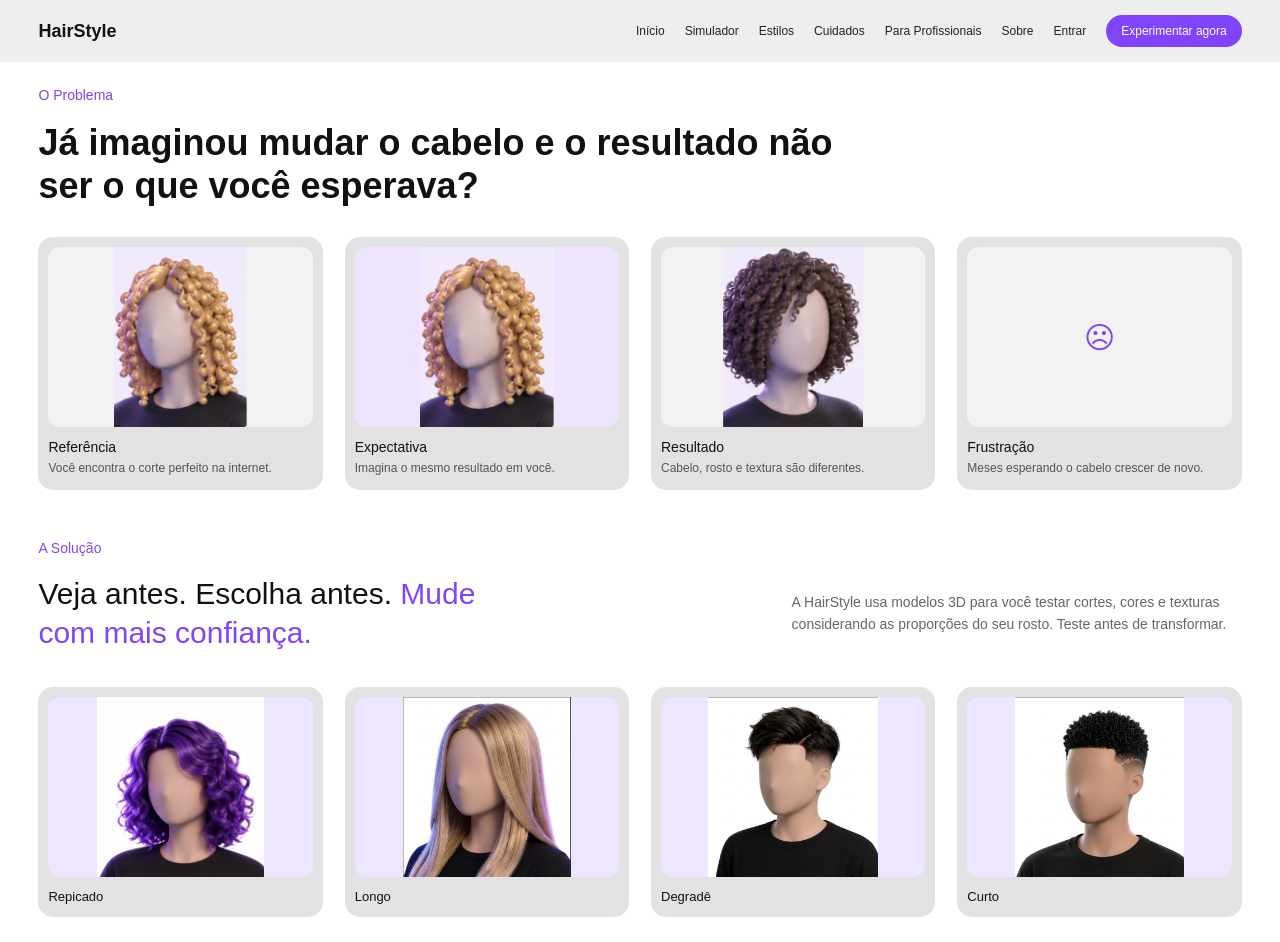
<file: problema.htm>
<!DOCTYPE html>
<html lang="pt-BR">
<head>
    <meta charset="UTF-8">
    <meta name="viewport" content="width=device-width, initial-scale=1.0">
    <title>HairStyle</title>
    <link rel="stylesheet" href="problema.css">
</head>
<body>

    <!--! MENU SUPERIOR -->
    <header class="menu">
        <a href="#" class="logo">HairStyle</a>

        <nav>
            <a href="#">Início</a>
            <a href="#">Simulador</a>
            <a href="#">Estilos</a>
            <a href="#">Cuidados</a>
            <a href="#">Para Profissionais</a>
            <a href="#">Sobre</a>
            <a href="#">Entrar</a>
            <a href="#" class="botao">Experimentar agora</a>
        </nav>
    </header>

    <main>

        <!--! SEÇÃO DO PROBLEMA -->
        <section class="problema">
            <p class="subtitulo">O Problema</p>

            <h1>
                Já imaginou mudar o cabelo e o resultado
                não ser o que você esperava?
            </h1>

            <!--! CARDS -->
            <section class="cards-problema">

                <article class="card">
                    <div class="imagem">
                        <img src="fpi/loiro.c.png" alt="Cabelo de referência">
                    </div>

                    <div class="descricao">
                        <h3>Referência</h3>
                        <p>Você encontra o corte perfeito na internet.</p>
                    </div>
                </article>

                <article class="card">
                    <div class="imagem fundo-roxo">
                        <img src="fpi/loiro.c.png" alt="Cabelo esperado">
                    </div>

                    <div class="descricao">
                        <h3>Expectativa</h3>
                        <p>Imagina o mesmo resultado em você.</p>
                    </div>
                </article>

                <article class="card">
                    <div class="imagem">
                        <img src="fpi/moreno.c.png" alt="Resultado do corte">
                    </div>

                    <div class="descricao">
                        <h3>Resultado</h3>
                        <p>Cabelo, rosto e textura são diferentes.</p>
                    </div>
                </article>

                <article class="card">
                    <div class="imagem frustracao">
                        <span>☹</span>
                    </div>

                    <div class="descricao">
                        <h3>Frustração</h3>
                        <p>Meses esperando o cabelo crescer de novo.</p>
                    </div>
                </article>

            </section>
        </section>

        <!--! SEÇÃO DA SOLUÇÃO -->
        <section class="solucao">
            <p class="subtitulo">A Solução</p>

            <div class="cabecalho-solucao">
                <h2>
                    Veja antes. Escolha antes.
                    <span>Mude com mais confiança.</span>
                </h2>

                <p class="explicacao">
                    A HairStyle usa modelos 3D para você testar cortes,
                    cores e texturas considerando as proporções do seu rosto.
                    Teste antes de transformar.
                </p>
            </div>

            <!--! GALERIA DE ESTILOS -->
            <section class="galeria">

                <article class="estilo">
                    <div class="imagem-estilo">
                        <img src="fpi/roxo.png" alt="Cabelo repicado">
                    </div>
                    <p>Repicado</p>
                </article>

                <article class="estilo">
                    <div class="imagem-estilo">
                        <img src="fpi/liso.l.png" alt="Cabelo longo">
                    </div>
                    <p>Longo</p>
                </article>

                <article class="estilo">
                    <div class="imagem-estilo">
                        <img src="fpi/liso.b.png" alt="Cabelo degradê">
                    </div>
                    <p>Degradê</p>
                </article>

                <article class="estilo">
                    <div class="imagem-estilo">
                        <img src="fpi/curto.p.png" alt="Cabelo curto">
                    </div>
                    <p>Curto</p>
                </article>

            </section>
        </section>

    </main>

</body>
</html>
</file>
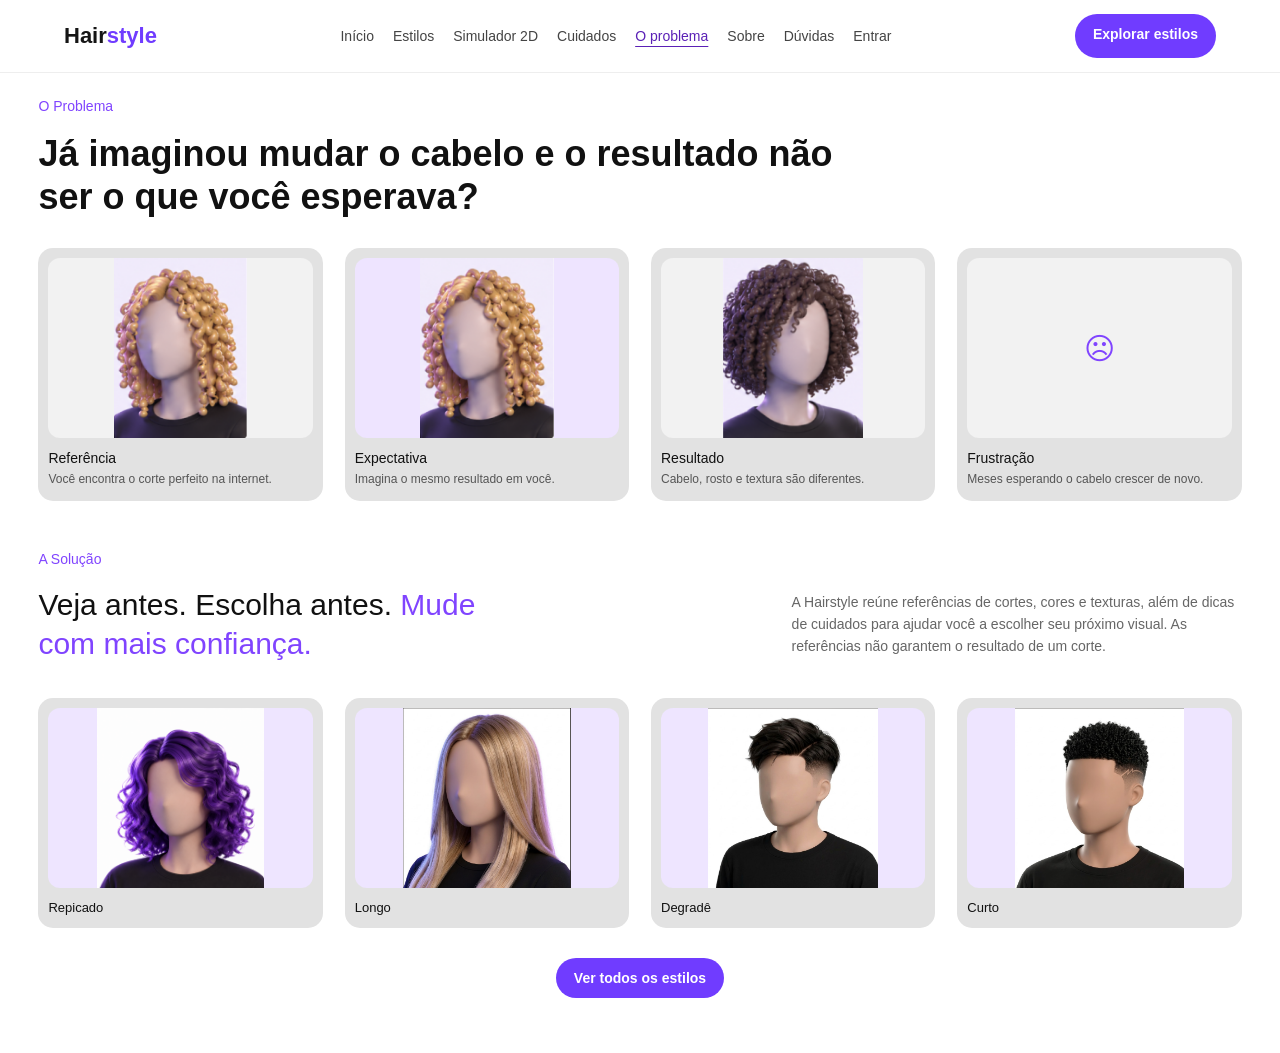
<file: problema.html>
<!DOCTYPE html>
<html lang="pt-BR">
<head>
    <meta charset="UTF-8">
    <meta name="viewport" content="width=device-width, initial-scale=1.0">
    <title>O problema | Hairstyle</title>
    <link rel="stylesheet" href="problema.css">
    <link rel="stylesheet" href="global.css">
    <script src="menu.js" defer></script>
</head>
<body class="pagina-problema">

    <!--! MENU SUPERIOR -->
    <header class="site-header">
        <a class="site-logo" href="index.html" aria-label="Hairstyle, início">Hair<span>style</span></a>
        <button type="button" class="site-menu" aria-expanded="false" aria-controls="menu-principal" hidden>Menu</button>
        <nav class="site-nav" id="menu-principal" aria-label="Menu principal">
            <a href="index.html">Início</a>
            <a href="estilos.html">Estilos</a>
            <a href="simulador.html">Simulador 2D</a>
            <a href="cuidados.html">Cuidados</a>
            <a href="problema.html" aria-current="page">O problema</a>
            <a href="sobre.html">Sobre</a>
            <a href="fac.html">Dúvidas</a>
            <a href="login.html">Entrar</a>
        </nav>
        <a class="site-cta" href="estilos.html">Explorar estilos</a>
    </header>

    <main>

        <!--! SEÇÃO DO PROBLEMA -->
        <section class="problema">
            <p class="subtitulo">O Problema</p>

            <h1>
                Já imaginou mudar o cabelo e o resultado
                não ser o que você esperava?
            </h1>

            <!--! CARDS -->
            <section class="cards-problema">

                <article class="card">
                    <div class="imagem">
                        <img src="fpi/loiro.c.png" alt="Cabelo de referência">
                    </div>

                    <div class="descricao">
                        <h3>Referência</h3>
                        <p>Você encontra o corte perfeito na internet.</p>
                    </div>
                </article>

                <article class="card">
                    <div class="imagem fundo-roxo">
                        <img src="fpi/loiro.c.png" alt="Cabelo esperado">
                    </div>

                    <div class="descricao">
                        <h3>Expectativa</h3>
                        <p>Imagina o mesmo resultado em você.</p>
                    </div>
                </article>

                <article class="card">
                    <div class="imagem">
                        <img src="fpi/moreno.c.png" alt="Resultado do corte">
                    </div>

                    <div class="descricao">
                        <h3>Resultado</h3>
                        <p>Cabelo, rosto e textura são diferentes.</p>
                    </div>
                </article>

                <article class="card">
                    <div class="imagem frustracao">
                        <span>☹</span>
                    </div>

                    <div class="descricao">
                        <h3>Frustração</h3>
                        <p>Meses esperando o cabelo crescer de novo.</p>
                    </div>
                </article>

            </section>
        </section>

        <!--! SEÇÃO DA SOLUÇÃO -->
        <section class="solucao">
            <p class="subtitulo">A Solução</p>

            <div class="cabecalho-solucao">
                <h2>
                    Veja antes. Escolha antes.
                    <span>Mude com mais confiança.</span>
                </h2>

                <p class="explicacao">
                    A Hairstyle reúne referências de cortes, cores e texturas, além de dicas de cuidados para ajudar você a escolher seu próximo visual. As referências não garantem o resultado de um corte.
                </p>
            </div>

            <!--! GALERIA DE ESTILOS -->
            <section class="galeria">

                <article class="estilo">
                    <div class="imagem-estilo">
                        <img src="fpi/roxo.png" alt="Cabelo repicado">
                    </div>
                    <p>Repicado</p>
                </article>

                <article class="estilo">
                    <div class="imagem-estilo">
                        <img src="fpi/liso.l.png" alt="Cabelo longo">
                    </div>
                    <p>Longo</p>
                </article>

                <article class="estilo">
                    <div class="imagem-estilo">
                        <img src="fpi/liso.b.png" alt="Cabelo degradê">
                    </div>
                    <p>Degradê</p>
                </article>

                <article class="estilo">
                    <div class="imagem-estilo">
                        <img src="fpi/curto.p.png" alt="Cabelo curto">
                    </div>
                    <p>Curto</p>
                </article>

            </section>
        </section>

    <p class="acao-centro"><a class="site-cta" href="estilos.html">Ver todos os estilos</a></p>
</main>

</body>
</html>
</file>
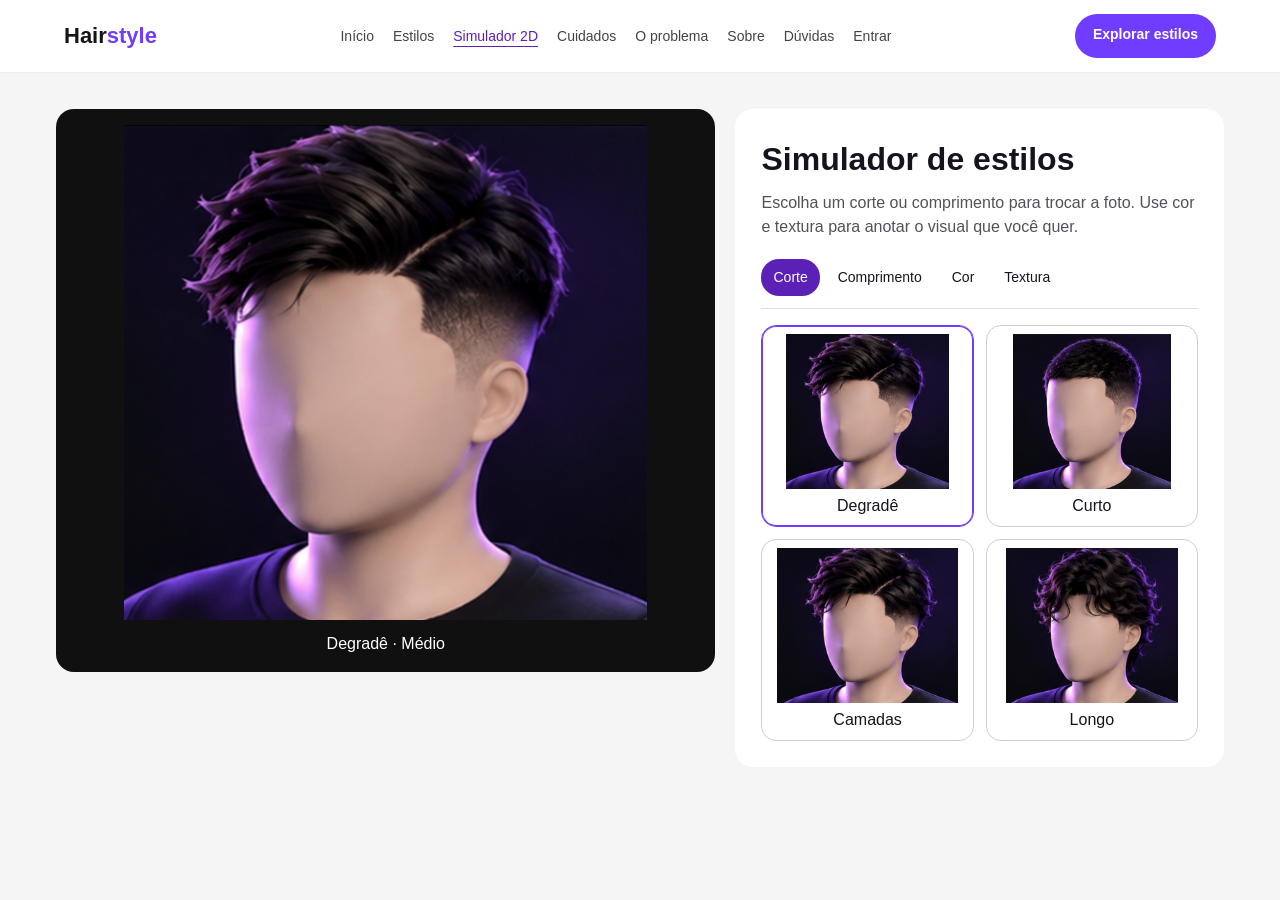
<file: simulador.html>
<!DOCTYPE html>
<html lang="pt-BR">
<head>
    <meta charset="UTF-8">
    <meta name="viewport" content="width=device-width, initial-scale=1.0">
    <title>Simulador 2D | Hairstyle</title>
    <link rel="stylesheet" href="simulador.css">
    <link rel="stylesheet" href="global.css">
    <script src="menu.js" defer></script>
    <script src="simulador.js" defer></script>
</head>
<body class="pagina-simulador">
    <header class="site-header">
        <a class="site-logo" href="index.html" aria-label="Hairstyle, início">Hair<span>style</span></a>
        <button type="button" class="site-menu" aria-expanded="false" aria-controls="menu-principal" hidden>Menu</button>
        <nav class="site-nav" id="menu-principal" aria-label="Menu principal">
            <a href="index.html">Início</a>
            <a href="estilos.html">Estilos</a>
            <a href="simulador.html" aria-current="page">Simulador 2D</a>
            <a href="cuidados.html">Cuidados</a>
            <a href="problema.html">O problema</a>
            <a href="sobre.html">Sobre</a>
            <a href="fac.html">Dúvidas</a>
            <a href="login.html">Entrar</a>
        </nav>
        <a class="site-cta" href="estilos.html">Explorar estilos</a>
    </header>

    <main>
        <section class="modelo" aria-label="Referência selecionada">
            <figure class="foto-modelo">
                <img id="imagemModelo" src="fpi/medio.arr.png" alt="Corte degradê">
                <figcaption id="modelo" aria-live="polite">Degradê · Médio</figcaption>
            </figure>
        </section>

        <section class="painel" aria-labelledby="titulo-simulador">
            <div class="titulo-painel">
                <h1 id="titulo-simulador">Simulador de estilos</h1>
                <p>Escolha um corte ou comprimento para trocar a foto. Use cor e textura para anotar o visual que você quer.</p>
            </div>

            <div class="abas" role="group" aria-label="Personalizar por">
                <button type="button" data-categoria="corte" aria-pressed="true">Corte</button>
                <button type="button" data-categoria="comprimento" aria-pressed="false">Comprimento</button>
                <button type="button" data-categoria="cor" aria-pressed="false">Cor</button>
                <button type="button" data-categoria="textura" aria-pressed="false">Textura</button>
            </div>
            <div class="opcoes" id="opcoes" role="group" aria-label="Opções de corte"></div>
            <p class="preferencias" id="preferencias" aria-live="polite"></p>
            <noscript><p>Ative o JavaScript para escolher outras referências.</p></noscript>
        </section>
    </main>
</body>
</html>
</file>
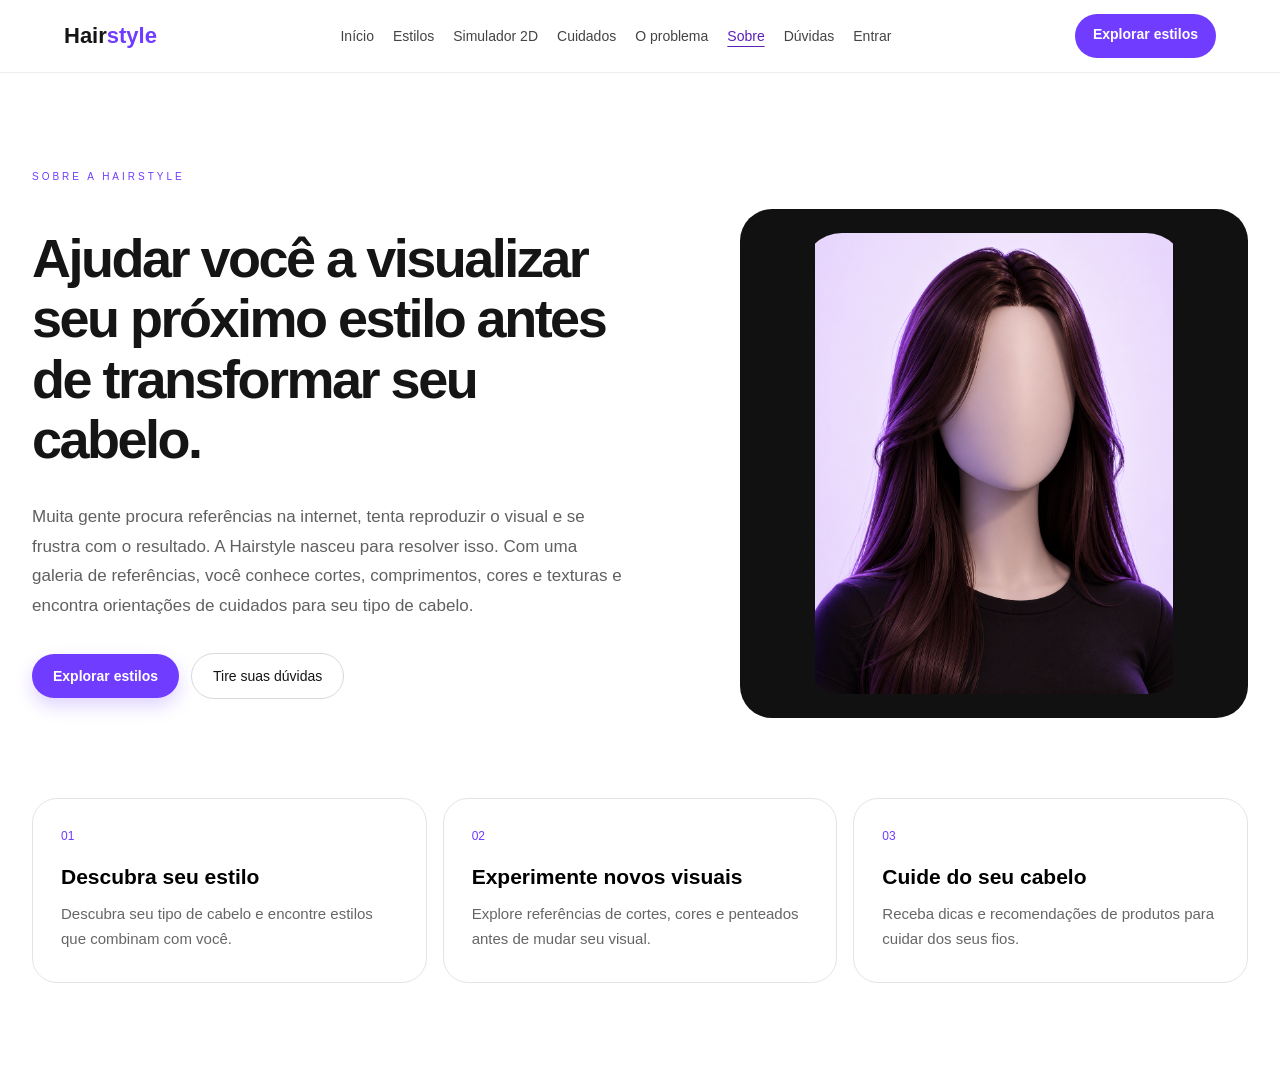
<file: sobre.html>
<!DOCTYPE html>
<html lang="pt-br">
<head>
    <meta charset="UTF-8">
    <meta name="viewport" content="width=device-width, initial-scale=1.0">
    <title>Sobre | Hairstyle</title>
    <link rel="stylesheet" href="sobre.css">
    <link rel="stylesheet" href="global.css">
    <script src="menu.js" defer></script>
</head>
<body class="pagina-sobre">
    <header class="site-header">
        <a class="site-logo" href="index.html" aria-label="Hairstyle, início">Hair<span>style</span></a>
        <button type="button" class="site-menu" aria-expanded="false" aria-controls="menu-principal" hidden>Menu</button>
        <nav class="site-nav" id="menu-principal" aria-label="Menu principal">
            <a href="index.html">Início</a>
            <a href="estilos.html">Estilos</a>
            <a href="simulador.html">Simulador 2D</a>
            <a href="cuidados.html">Cuidados</a>
            <a href="problema.html">O problema</a>
            <a href="sobre.html" aria-current="page">Sobre</a>
            <a href="fac.html">Dúvidas</a>
            <a href="login.html">Entrar</a>
        </nav>
        <a class="site-cta" href="estilos.html">Explorar estilos</a>
    </header>

    <main class="sobre-container">
        <p class="sobre-subtitulo">Sobre a HairStyle</p>

        <div class="sobre-conteudo">
            <div class="sobre-texto">
                <h1 id="h1" class="sobre-titulo">Ajudar você a visualizar seu próximo estilo antes de transformar seu cabelo.</h1>

                <p class="sobre-descricao">
                    Muita gente procura referências na internet, tenta reproduzir o visual e se frustra com o resultado. A Hairstyle nasceu para resolver isso.
                    Com uma galeria de referências, você conhece cortes, comprimentos, cores e texturas e encontra orientações de cuidados para seu tipo de cabelo.
                </p>

                <div class="sobre-botoes">
                    <a href="estilos.html" class="btn-roxo">Explorar estilos</a>
                    <a href="fac.html" class="btn-branco">Tire suas dúvidas</a>
                </div>
            </div>

            <div class="sobre-imagem">
                <img  class="foto-sobre" src="./img/20f4c7e5-38d0-4b9c-bb57-ff7b149d97a2.png" width="1105" height="1424" alt="Referência de estilo capilar">
            </div>
        </div>

        <div class="cards">
            <div class="card">
                <span class="card-numero">01</span>
                <h2>Descubra seu estilo</h2>
                <p>Descubra seu tipo de cabelo e encontre estilos que combinam com você.</p>
            </div>

            <div class="card">
                <span class="card-numero">02</span>
                <h2>Experimente novos visuais</h2>
                <p>Explore referências de cortes, cores e penteados antes de mudar seu visual.</p>
            </div>

            <div class="card">
                <span class="card-numero">03</span>
                <h2>Cuide do seu cabelo</h2>
                <p>Receba dicas e recomendações de produtos para cuidar dos seus fios.</p>
            </div>
        </div>
    </main>
</body>
</html>
</file>
<file: inicio.css>
* {
    margin: 0;
    padding: 0;
    box-sizing: border-box;
}

html {
    scroll-behavior: smooth;
}

body {
    background-color: #000;
    font-family: Arial, sans-serif;
    color: white;
}

/* Menu superior */
.cabecalho {
    height: 59px;
    background-color: #555252;
    display: flex;
    align-items: center;
    justify-content: space-between;
    padding: 0 14px 0 60px;
}

.logo {
    font-size: 19px;
    font-weight: normal;
    white-space: nowrap;
}

.logo span {
    color: #a855f7;
}

.menu {
    display: flex;
    align-items: center;
    list-style: none;
    gap: 29px;
}

.menu a {
    text-decoration: none;
    color: white;
    font-family: monospace;
    font-size: 13px;
    white-space: nowrap;
}

.menu a:hover {
    color: #a855f7;
}

/* Botões do menu */
.botoes-menu {
    display: flex;
    align-items: center;
    gap: 20px;
    margin-left: 20px;
}

.entrar {
    color: white;
    text-decoration: none;
    font-size: 13px;
    white-space: nowrap;
}

.experimentar {
    background-color: #6522c7;
    color: white;
    text-decoration: none;
    font-family: monospace;
    font-size: 12px;
    padding: 9px 12px;
    border-radius: 25px;
    white-space: nowrap;
}

/* Área principal */
main {
    background-color: #000;
    min-height: calc(100vh - 59px);
    padding: 95px 46px 40px;
}

.conteudo {
    max-width: 500px;
}

/* Título principal */
.conteudo h1 {
    font-size: 65px;
    line-height: 1.33;
    letter-spacing: -1.8px;
    margin-bottom: 26px;
    font-weight: 750;
}

.conteudo h1 span {
    color: #7025ee;
}

/* Texto de apresentação */
.conteudo p {
    color: #999;
    font-size: 16px;
    font-weight: bold;
    line-height: 2.4;
    margin-bottom: 38px;
    padding-left: 3px;
}

/* Botões principais */
.botoes {
    display: flex;
    align-items: center;
    gap: 11px;
}

.botao-principal {
    background: #703cff;
    color: white;
    text-decoration: none;
    padding: 22px 28px;
    border-radius: 35px;
    font-size: 18px;
    font-weight: bold;
    white-space: nowrap;
}

.botao-principal span {
    margin-left: 10px;
    font-size: 21px;
}

.botao-principal:hover {
    background: #824fff;
}

.botao-secundario {
    background-color: #252525;
    border: 1px solid #888;
    color: white;
    text-decoration: none;
    padding: 21px 15px;
    border-radius: 35px;
    font-size: 18px;
    font-weight: bold;
    white-space: nowrap;
}

/* Estatísticas */
.estatisticas {
    display: flex;
    gap: 32px;
    border-top: 1px solid #444;
    margin-top: 37px;
    padding: 19px 16px;
    width: 495px;
    max-width: 100%;
}

.estatisticas div {
    display: flex;
    flex-direction: column;
    gap: 0;
}

.estatisticas h2 {
    font-size: 25px;
    font-weight: bold;
}

.estatisticas span {
    color: #999;
    font-size: 12px;
    font-weight: bold;
    white-space: nowrap;
}

.imagem {
    position: absolute;
    right: 5%;
    top: 100px;
    width: 45%;
}

.imagem img {
    width: 100%;
    max-width: 800px;
    height: auto;
    border-radius: 15px;
}

/* Ajuste para telas menores */
@media (max-width: 900px) {
    .cabecalho {
        padding: 15px 20px;
        height: auto;
        flex-wrap: wrap;
        gap: 18px;
    }

    .menu {
        gap: 15px;
        flex-wrap: wrap;
    }

    .botoes-menu {
        margin-left: 0;
    }

    main {
        padding: 65px 25px;
    }

    .conteudo h1 {
        font-size: 38px;
    }

    .conteudo p {
        font-size: 14px;
    }

    .botao-principal,
    .botao-secundario {
        font-size: 15px;
        padding: 17px 15px;
    }
}

@media (max-width: 500px) {
    .menu {
        gap: 12px;
    }

    .menu a {
        font-size: 11px;
    }

    .conteudo h1 {
        font-size: 32px;
    }

    .conteudo p br {
        display: none;
    }

    .botoes {
        flex-wrap: wrap;
    }

    .estatisticas {
        gap: 20px;
        padding-left: 5px;
    }

    .estatisticas h2 {
        font-size: 21px;
    }

    .estatisticas span {
        font-size: 10px;
    }
}
</file>
<file: global.css>
/* Identidade e ajustes comuns. Os estilos originais foram preservados. */
* {
    box-sizing: border-box;
}
img {
    max-width: 100%;
}
a:focus-visible,
button:focus-visible,
input:focus-visible {
    outline: 3px solid #9a73ff !important;
    outline-offset: 3px;
}
.site-header {
    width: 100%;
    min-height: 68px;
    height: auto;
    padding: 14px 5%;
    display: flex;
    align-items: center;
    justify-content: space-between;
    gap: 22px;
    flex-wrap: wrap;
    background: #fff;
    color: #151515;
    border-bottom: 1px solid #eee;
}
.site-logo {
    font:
        bold 22px Arial,
        sans-serif;
    color: #151515;
    text-decoration: none;
    white-space: nowrap;
}
.site-logo span {
    color: #703cff;
}
.site-nav {
    display: flex;
    flex-wrap: wrap;
    align-items: center;
    gap: 8px 19px;
    margin: 0;
}
.site-nav a {
    color: #444;
    font:
        14px Arial,
        sans-serif;
    text-decoration: none;
    white-space: nowrap;
}
.site-nav a:hover,
.site-nav a[aria-current='page'] {
    color: #5b21b6;
    text-decoration: underline;
    text-underline-offset: 5px;
}
.site-nav .menu-conta {
    display: flex;
    align-items: center;
    gap: 8px;
    max-width: 100%;
    margin: 0;
    font: 14px Arial, sans-serif;
}
.menu-conta span {
    overflow-wrap: anywhere;
}
.site-nav .menu-conta button {
    background: transparent;
    color: #5b21b6;
    border: 0;
    padding: 8px;
    font: inherit;
    text-decoration: underline;
    cursor: pointer;
}
.site-cta {
    display: inline-block;
    background: #703cff;
    color: white;
    padding: 12px 18px;
    border-radius: 25px;
    font:
        bold 14px Arial,
        sans-serif;
    text-decoration: none;
    white-space: nowrap;
}
.site-cta:hover {
    background: #5724db;
    color: white;
}
.acao-centro {
    text-align: center;
    margin: 30px 0;
}
/* Início */
.pagina-index main {
    padding: clamp(32px, 6vw, 90px) 5%;
    min-height: calc(100vh - 68px);
}
.pagina-index .conteudo {
    max-width: 1450px;
    margin: auto;
    display: grid;
    grid-template-columns: minmax(0, 1fr) minmax(0, 1fr);
    gap: 20px 5%;
    align-items: center;
}
.pagina-index .conteudo h1,
.pagina-index .conteudo p,
.pagina-index .botoes,
.pagina-index .estatisticas {
    grid-column: 1;
    margin: 0;
}
.pagina-index .conteudo h1 {
    font-size: clamp(35px, 5vw, 65px);
}
.pagina-index .conteudo h1 span {
    color: #a78bfa;
}
.pagina-index .conteudo p {
    line-height: 1.7;
}
.pagina-index .imagem {
    position: static;
    width: 100%;
    grid-column: 2;
    grid-row: 1 / 5;
}
.pagina-index .botoes,
.pagina-index .estatisticas {
    flex-wrap: wrap;
}
.pagina-index .estatisticas span {
    white-space: normal;
}
/* Estilos */
.pagina-estilos .categoria {
    border: 0;
    text-align: left;
    cursor: pointer;
    font: inherit;
}
.pagina-estilos .categoria strong {
    display: block;
    font-size: 20px;
    font-weight: 400;
    margin-top: 5px;
}
.pagina-estilos .categoria small {
    font-size: clamp(15px, 2vw, 26px);
}
.pagina-estilos .categoria.selecionado {
    box-shadow: inset 0 0 0 3px #a78bfa;
}
.pagina-estilos .filtros button.selecionado {
    background: #703cff;
    color: #fff;
}
.pagina-estilos .estilos {
    grid-template-columns: repeat(auto-fit, minmax(150px, 1fr));
}
.pagina-estilos .estilo {
    cursor: default;
}
.pagina-estilos .estilo h4 {
    font-size: 15px;
}
.pagina-estilos .estilo p {
    font-size: 13px;
}
#status-estilos {
    margin-bottom: 12px;
    color: #555;
    font-size: 14px;
}
/* Sobre */
.pagina-sobre .card {
    margin-top: 0;
}
/* Login e cadastro */
.pagina-auth {
    position: relative;
    min-height: 100vh;
}
.voltar-inicio {
    display: inline-block;
    position: absolute;
    top: 20px;
    left: 5%;
    color: #5b21b6;
    text-decoration: none;
    z-index: 2;
    font-weight: bold;
}
.pagina-auth .login {
    padding-top: 65px;
}
.login-imagem {
    position: absolute;
    inset: 0 0 0 52%;
    display: flex;
    align-items: center;
    justify-content: center;
    padding: 25px;
}
.login-imagem img {
    width: 100%;
    max-height: 85vh;
    object-fit: contain;
    border-radius: 32px;
}
.pagina-auth .container {
    padding-top: 65px;
    gap: 35px;
}
.pagina-auth .imagem img {
    height: auto;
    max-height: 80vh;
    border-radius: 32px;
}
#mensagem-formulario {
    color: #42306a;
    font-size: 14px;
    line-height: 1.5;
}
.erro-campo {
    color: #a42030;
    font-size: 13px;
}
.erro-campo:empty {
    display: none;
}
.pagina-auth input[aria-invalid='true'] {
    border: 2px solid #ac2431;
    background: #fff0f0;
}
.pagina-auth button:disabled {
    opacity: 0.6;
    cursor: default;
}
.site-header .site-menu {
    background: #f2edff;
    color: #50279d;
    padding: 10px 16px;
    border: 0;
    border-radius: 24px;
    font:
        bold 14px Arial,
        sans-serif;
    cursor: pointer;
}
/* FAQ */
.pagina-fac {
    background-color: #f5f0ff;
    padding: 0;
}
.pagina-fac main {
    min-height: 0;
    max-width: 1200px;
    margin: 25px auto;
    padding: 0 16px;
}
.pagina-fac .perguntas,
.pagina-fac .respostas {
    width: 50%;
    min-width: 0;
    padding: clamp(18px, 4vw, 40px);
}
.pagina-fac .chat {
    height: auto;
    min-height: 240px;
    width: 100%;
    padding: 12px;
}
.pagina-fac #resposta {
    margin: 12px 0;
}
@media (max-width: 850px) {
    .site-header {
        gap: 12px;
    }
    .site-header .site-menu {
        order: 2;
    }
    .site-header .site-cta {
        margin-left: auto;
    }
    .site-nav {
        order: 3;
        width: 100%;
        flex-direction: column;
        align-items: stretch;
    }
    .site-nav a {
        padding: 10px;
    }
    .site-menu:not([hidden]) + .site-nav {
        display: none;
    }
    .site-header.menu-aberto .site-nav {
        display: flex;
    }
    .pagina-index .conteudo {
        display: flex;
        flex-direction: column;
        align-items: flex-start;
    }
    .pagina-estilos .footer-conteudo {
        grid-template-columns: 1fr;
    }
}
@media (max-width: 760px) {
    .pagina-sobre .cards {
        grid-template-columns: 1fr;
        margin-top: 35px;
    }
    .pagina-sobre .sobre-imagem {
        padding: 12px;
    }
    .pagina-sobre .sobre-titulo {
        letter-spacing: -1px;
    }
    .pagina-auth .login {
        width: 100%;
        min-height: auto;
        padding: 80px 7% 35px;
    }
    .login-imagem {
        position: static;
        padding: 20px;
    }
    .login-imagem img {
        max-height: 400px;
    }
    .pagina-auth .container {
        flex-direction: column;
        padding: 80px 7% 30px;
    }
    .pagina-auth .cadastro,
    .pagina-auth .imagem {
        width: 100%;
    }
    .pagina-auth .imagem img {
        max-height: 400px;
    }
    .pagina-fac main {
        flex-direction: column;
    }
    .pagina-fac .perguntas,
    .pagina-fac .respostas {
        width: 100%;
    }
}
@media (max-width: 380px) {
    .pagina-estilos .estilos,
    .pagina-problema .cards-problema,
    .pagina-problema .galeria {
        grid-template-columns: 1fr;
    }
    .pagina-estilos .novidades form {
        flex-wrap: wrap;
    }
    .pagina-estilos .novidades button {
        padding: 10px 20px;
    }
}

/* ======================================================
   RESPONSIVIDADE — ajustes compartilhados do HairStyle
   1024px: tablet | 850px: menu móvel | 600px: celular
   ====================================================== */

.site-header > *,
.pagina-index .conteudo > *,
.pagina-estilos .categoria > *,
.pagina-estilos .footer-conteudo > *,
.pagina-problema .card,
.pagina-problema .estilo,
.pagina-sobre .card,
.pagina-auth .cadastro,
.pagina-simulador .modelo {
    min-width: 0;
}

.site-header .site-menu[hidden] {
    display: none;
}

.site-header .site-menu,
.site-header .site-cta {
    min-height: 44px;
}

.site-cta {
    max-width: 100%;
    white-space: normal;
    text-align: center;
    overflow-wrap: anywhere;
}

.pagina-estilos .categoria span {
    overflow-wrap: anywhere;
}

.pagina-estilos .categoria img {
    flex-shrink: 0;
}

.pagina-estilos .links,
.pagina-estilos .footer-final,
.pagina-estilos .footer-final div {
    flex-wrap: wrap;
}

.pagina-estilos .novidades button {
    min-height: 44px;
}

.pagina-auth input,
.pagina-fac .outra input {
    max-width: 100%;
}

.pagina-fac .contatos p,
.pagina-fac .pergunta,
.pagina-simulador .corte {
    overflow-wrap: anywhere;
}

/* Tablets e notebooks pequenos */
@media (min-width: 851px) and (max-width: 1024px) {
    .site-header .site-nav {
        order: 3;
        width: 100%;
        justify-content: center;
    }

    .site-nav a {
        padding: 8px 0;
    }

    .site-header .site-cta {
        margin-left: auto;
    }
}

@media (max-width: 1024px) {
    .pagina-estilos .footer-conteudo {
        grid-template-columns: repeat(2, minmax(0, 1fr));
    }

    .pagina-estilos .novidades {
        grid-column: 1 / -1;
        max-width: 520px;
        width: 100%;
    }

    .pagina-sobre .card {
        padding: 24px 18px;
    }

    .pagina-auth .container {
        gap: 24px;
    }
}

/* Menu móvel e layouts em tablets */
@media (max-width: 850px) {
    .site-header {
        padding: 12px 5%;
    }

    .site-header .site-menu:not([hidden]) {
        display: inline-flex;
        align-items: center;
        justify-content: center;
    }

    .site-header .site-nav a {
        min-height: 44px;
        display: flex;
        align-items: center;
        white-space: normal;
        justify-content: flex-start;
    }

    .pagina-index .conteudo {
        align-items: center;
        text-align: center;
        gap: 24px;
    }

    .pagina-index .conteudo h1,
    .pagina-index .conteudo p {
        max-width: 680px;
        width: 100%;
    }

    .pagina-index .conteudo p {
        padding-left: 0;
    }

    .pagina-index .conteudo p br {
        display: none;
    }

    .pagina-index .botoes,
    .pagina-index .estatisticas {
        justify-content: center;
    }

    .pagina-index .imagem {
        max-width: 540px;
    }

    .pagina-index .imagem img {
        display: block;
        margin: auto;
    }

    .pagina-estilos .categorias {
        grid-template-columns: repeat(2, minmax(0, 1fr));
    }

    .pagina-estilos .categoria.grande,
    .pagina-estilos .categoria.pequena {
        grid-column: span 1;
        height: 140px;
    }

    .pagina-estilos .categoria:last-child {
        grid-column: 1 / -1;
    }

    .pagina-estilos .footer-conteudo {
        grid-template-columns: minmax(0, 1fr);
    }

    .pagina-problema .cards-problema,
    .pagina-problema .galeria {
        grid-template-columns: repeat(2, minmax(0, 1fr));
    }

    .pagina-cuidados .rodape-grade {
        gap: 32px;
    }
}

/* Celulares */
@media (max-width: 600px) {
    .pagina-index main {
        min-height: 0;
        padding: 36px 5%;
    }

    .pagina-index .conteudo h1 {
        font-size: clamp(28px, 8vw, 40px);
        line-height: 1.2;
        letter-spacing: -1px;
    }

    .pagina-index .conteudo h1 br {
        display: none;
    }

    .pagina-index .botoes {
        display: grid;
        grid-template-columns: minmax(0, 1fr);
        width: 100%;
        max-width: 380px;
    }

    .pagina-index .botoes a {
        width: 100%;
        min-height: 44px;
        white-space: normal;
        padding: 14px 16px;
        text-align: center;
    }

    .pagina-index .estatisticas {
        display: grid;
        grid-template-columns: repeat(3, minmax(0, 1fr));
        gap: 10px;
        padding: 16px 0;
        width: 100%;
    }

    .pagina-index .estatisticas span {
        overflow-wrap: anywhere;
        font-size: 11px;
    }

    .pagina-estilos main {
        padding: 26px 5%;
    }

    .pagina-estilos .categorias {
        grid-template-columns: minmax(0, 1fr);
        margin-bottom: 28px;
    }

    .pagina-estilos .categoria.grande,
    .pagina-estilos .categoria.pequena {
        height: 125px;
        padding: 12px 16px;
    }

    .pagina-estilos .estilos {
        grid-template-columns: repeat(2, minmax(0, 1fr));
        gap: 12px;
    }

    .pagina-estilos .estilo img {
        height: clamp(105px, 30vw, 165px);
    }

    .pagina-estilos .filtros button {
        min-height: 44px;
    }

    .pagina-estilos .footer-final {
        gap: 12px;
    }

    .pagina-estilos .novidades form {
        flex-direction: column;
    }

    .pagina-estilos .novidades button {
        width: 100%;
    }

    .pagina-sobre .sobre-container {
        padding: 36px 5%;
    }

    .pagina-sobre .sobre-conteudo {
        gap: 24px;
    }

    .pagina-sobre .sobre-titulo {
        font-size: clamp(28px, 7vw, 36px);
        margin-bottom: 20px;
    }

    .pagina-sobre .sobre-botoes {
        width: 100%;
    }

    .pagina-sobre .sobre-botoes a {
        flex: 1 1 180px;
        min-height: 44px;
        text-align: center;
        white-space: normal;
    }

    .pagina-auth .login,
    .pagina-auth .container {
        padding: 72px 5% 24px;
    }

    .pagina-auth .login h1,
    .pagina-auth .titulo h1 {
        font-size: clamp(24px, 7vw, 30px);
    }

    .pagina-auth .card-login input,
    .pagina-auth .campo input,
    .pagina-fac .outra input,
    .pagina-cuidados .rodape-form input,
    .pagina-estilos .novidades input {
        font-size: 16px;
        min-height: 44px;
    }

    .pagina-auth .login-imagem {
        padding: 12px 5% 24px;
    }

    .pagina-auth .login-imagem img,
    .pagina-auth .imagem img {
        max-height: 320px;
        object-fit: contain;
    }

    .pagina-fac main {
        margin: 16px auto;
        padding: 0 12px;
    }

    .pagina-fac .perguntas,
    .pagina-fac .respostas {
        padding: 20px 14px;
    }

    .pagina-fac .pergunta,
    .pagina-fac .outra button {
        min-height: 44px;
    }

    .pagina-fac .outra button {
        width: 100%;
    }

    .pagina-fac .chat {
        margin: 20px auto;
        min-height: 180px;
    }

    .pagina-cuidados .container {
        padding-inline: 16px;
    }

    .pagina-cuidados .introducao .container {
        padding-block: 40px;
    }

    .pagina-cuidados .introducao h1 {
        font-size: clamp(28px, 8vw, 36px);
    }

    .pagina-cuidados .paineis {
        margin-top: 28px;
        grid-template-columns: minmax(0, 1fr);
    }

    .pagina-cuidados .painel {
        padding: 16px;
    }

    .pagina-cuidados .rotina-cabecalho {
        flex-wrap: wrap;
    }

    .pagina-cuidados .tipo-cabelo,
    .pagina-cuidados .filtros button {
        min-height: 44px;
    }

    .pagina-cuidados .filtros {
        width: 100%;
        flex-wrap: wrap;
        border-radius: 20px;
    }

    .pagina-cuidados .conteudo {
        padding-block: 40px;
    }

    .pagina-cuidados .dicas {
        margin-top: 48px;
    }

    .pagina-cuidados .rodape-grade {
        grid-template-columns: minmax(0, 1fr);
        padding-block: 40px;
    }

    .pagina-cuidados .rodape-form {
        flex-wrap: wrap;
    }

    .pagina-cuidados .rodape-form input {
        flex: 1 1 180px;
    }

    .pagina-simulador .abas button {
        min-height: 44px;
        flex: 1 1 auto;
    }

    .pagina-simulador .corte {
        min-height: 44px;
    }

    .pagina-simulador .opcoes {
        gap: 8px;
    }
}

/* Celulares estreitos */
@media (max-width: 480px) {
    .site-header {
        display: grid;
        grid-template-columns: minmax(0, 1fr) auto;
        gap: 10px;
    }

    .site-header .site-logo {
        grid-column: 1;
        grid-row: 1;
    }

    .site-header .site-menu {
        grid-column: 2;
        grid-row: 1;
    }

    .site-header .site-cta {
        grid-column: 1 / -1;
        grid-row: 2;
        width: 100%;
        margin: 0;
    }

    .site-header .site-nav {
        grid-column: 1 / -1;
        grid-row: 3;
    }

    .pagina-problema .cards-problema,
    .pagina-problema .galeria {
        grid-template-columns: minmax(0, 1fr);
    }

    .pagina-problema .cabecalho-solucao {
        gap: 16px;
    }

    .pagina-cuidados .rodape-form {
        flex-direction: column;
    }

    .pagina-cuidados .rodape-form input {
        flex: none;
        width: 100%;
    }
}

@media (max-width: 380px) {
    .pagina-estilos .estilos {
        grid-template-columns: minmax(0, 1fr);
    }

    .pagina-cuidados .rotina-lista li {
        gap: 8px;
    }

    .pagina-cuidados .rotina-icone {
        flex-basis: 32px;
        height: 32px;
    }

    .pagina-simulador .painel {
        padding: 12px;
    }
}

@media (prefers-reduced-motion: reduce) {
    html {
        scroll-behavior: auto;
    }
}
</file>
<file: fpi/simulador.css>
/* CONFIGURAÇÕES GERAIS */
* {
    margin: 0;
    padding: 0;
    box-sizing: border-box;
    font-family: Arial, sans-serif;
}

body {
    background: #f5f5f5;
}

/* CABEÇALHO */
header {
    height: 60px;
    background: white;
    display: flex;
    align-items: center;
    justify-content: space-between;
    padding: 0 25px;
    border-bottom: 1px solid #ccc;
}

.logo {
    font-size: 18px;
    font-weight: bold;
}

.logo span {
    color: #8b43f5;
}

/* MENU */
nav {
    display: flex;
    gap: 30px;
}

nav a {
    text-decoration: none;
    color: #777;
    font-size: 12px;
}

/* BOTÃO */
.button {
    background: #8042ff;
    color: white;
    padding: 7px 15px;
    border-radius: 20px;
    border: none;
    cursor: pointer;
    margin-left: 30px;
}

/* ÁREA PRINCIPAL */
main {
    display: flex;
    width: 100%;
    height: calc(100vh - 60px);
}

/* MODELO */
.modelo {
    flex: 0 0 65%;
    min-width: 0;
    background: #101010;
    border: 2px solid #7c36ff;
    position: relative;
    display: flex;
    justify-content: center;
    align-items: center;
    overflow: hidden;
}

/* AVISO */
.aviso {
    position: absolute;
    top: 12px;
    left: 12px;
    background: #202020;
    color: white;
    padding: 8px 15px;
    border-radius: 20px;
    font-size: 11px;
}

/* INFORMAÇÕES */
.informacoes {
    position: absolute;
    top: 12px;
    right: 12px;
    background: #202020;
    color: white;
    padding: 15px;
    border-radius: 15px;
    width: 160px;
    font-size: 10px;
    border: 1px solid #555;
}

.informacoes h4 {
    color: #9b65ff;
    margin-bottom: 10px;
}

.informacoes p {
    color: #aaa;
    margin-bottom: 7px;
}

/* CARACTERÍSTICAS */
.caracteristicas {
    display: flex;
    gap: 5px;
    margin: 10px 0;
}

.informacoes a {
    color: #9b65ff;
    text-decoration: none;
}

/* IMAGEM DO MODELO */
.foto-modelo {
    width: 100%;
    max-width: 600px;
    height: 640px;
    display: flex;
    justify-content: center;
    align-items: center;
}

.foto-modelo img {
    width: 100%;
    height: 100%;
    object-fit: cover;
    border-radius: 15px;
}

/* PAINEL */
.painel {
    flex: 0 0 35%;
    min-width: 0;
    background: white;
    overflow-y: auto;
}

/* TÍTULO */
.titulo-painel {
    padding: 12px;
    border-bottom: 1px solid #ddd;
    display: flex;
    justify-content: space-between;
    align-items: center;
    font-size: 12px;
}

.titulo-painel span {
    color: #8042ff;
    font-size: 10px;
}

/* ABAS */
.abas {
    display: flex;
    justify-content: space-around;
    border-bottom: 1px solid #ddd;
}

.abas button {
    background: none;
    border: none;
    padding: 13px 5px;
    cursor: pointer;
    font-size: 12px;
    color: #333;
}

.abas button:hover {
    color: #8042ff;
    border-bottom: 2px solid #8042ff;
}

/* OPÇÕES */
.opcoes {
    display: grid;
    grid-template-columns: repeat(2, 1fr);
    gap: 18px;
    padding: 12px;
}

/* CARTÕES */
.corte {
    border: 1px solid #aaa;
    border-radius: 15px;
    overflow: hidden;
    cursor: pointer;
    text-align: center;
    transition: 0.3s;
}

.corte:hover {
    border: 2px solid #8042ff;
    transform: translateY(-3px);
}

/* IMAGENS DOS CORTES */
.corte img {
    width: 100%;
    height: 280px;
    object-fit: cover;
}

/* TEXTOS */
.corte h3 {
    font-size: 12px;
    font-weight: normal;
    margin: 8px;
}

.corte p {
    color: #888;
    font-size: 11px;
    padding: 5px 10px 15px;
}

/* RESPONSIVIDADE */
@media (max-width: 750px) {

    header {
        height: auto;
        flex-wrap: wrap;
        gap: 10px;
        padding: 15px;
    }

    nav {
        gap: 12px;
        flex-wrap: wrap;
    }

    main {
        height: auto;
        flex-direction: column;
    }

    .modelo {
        flex: none;
        width: 100%;
        height: 400px;
    }

    .painel {
        flex: none;
        width: 100%;
    }

    .foto-modelo {
        width: 85%;
        height: 250px;
    }

}

.corte.selecionado {
    border: 2px solid #8042ff;
    box-shadow: 0 0 10px #8042ff;
}
</file>
<file: login.css>
* {
    padding: 0;
    margin: 0;
    box-sizing: border-box;
}


  .login {
    width: 52%;
    min-height: 100vh;
    background: #FFFFFF;
    display: flex;
    flex-direction: column;
    justify-content: center;
    padding: 40px 8%;
  }

  .login h1 {
    font-family: 'Inter', sans-serif;
    font-size: 28px;
    font-weight: 500;
    color: #000000;
    margin-bottom: 18px;
  }

  .subtitulo {
    font-family: 'Roboto Mono', monospace;
    font-size: 15px;
    color: #555555;
    margin-bottom: 38px;
  }

  .card-login {
    display: flex;
    flex-direction: column;
    gap: 10px;
    margin-bottom: 26px;
  }

  .card-login label {
    font-family: 'Inter', sans-serif;
    font-size: 16px;
    color: #111111;
  }

  .card-login input {
    width: 100%;
    height: 40px;
    padding: 0 15px;
    background: #EEEEEE;
    border: none;
    border-radius: 9px;
    font-family: 'Inter', sans-serif;
    font-size: 13px;
    outline: none;
    box-shadow: none;
  }

  .card-login input:focus {
    outline: none;
    border: none;
    box-shadow: none;
  }

  .btn-login {
    width: 100%;
    height: 47px;
    margin-top: 16px;
    border: none;
    border-radius: 30px;
    background: #713CFF;
    color: #FFFFFF;
    font-family: 'Inter', sans-serif;
    font-size: 18px;
    cursor: pointer;

  }

  .btn-login:hover {
    background: #5B21B6;
  }

.login span {
  color: #5B21B6;
}
.cadastro-link {
  text-align: center;
  margin-top: 25px;
}

.cadastro-link p {
  font-size: 14px;
  color: #555;
  margin-bottom: 12px;
}

.botao-cadastro {
  display: block;
  width: 100%;
  padding: 12px;
  border: 2px solid #713BFF;
  border-radius: 30px;
  color: #713BFF;
  text-decoration: none;
  font-size: 16px;
  text-align: center;
  transition: 0.3s;
}

.botao-cadastro:hover {
  background-color: #713BFF;
  color: white;
}

* {
  margin: 0;
  padding: 0;
  box-sizing: border-box;
  outline: 0;
}

body {
  font-family: 'Roboto', sans-serif;
  background-color: #ffffff;
}

.container {
  min-height: 100vh;
  display: flex;
  align-items: center;
  justify-content: space-around;
  padding: 50px 8%;
  gap: 80px;
}

.cadastro {
  width: 50%;
  max-width: 650px;
}

.titulo span {
  color: #713BFF;
  font-size: 14px;
  font-weight: bold;
}

.titulo h1 {
  font-size: 35px;
  font-weight: 500;
  margin-bottom: 15px;
  color: #111111;
}

.titulo p {
  font-size: 14px;
  color: #555555;
  margin-bottom: 30px;
}

.campo {
  display: flex;
  flex-direction: column;
  margin-bottom: 18px;
}

.campo label {
  font-size: 15px;
  margin-bottom: 9px;
  color: #111111;
}

.campo input {
  width: 100%;
  height: 43px;
  padding: 12px 15px;
  border: none;
  border-radius: 9px;
  background-color: #eeeeee;
  font-size: 13px;
  transition: 0.3s;
}

.campo input:focus {
  border: 1px solid #713BFF;
  background-color: #ffffff;
}

.botao {
  width: 100%;
  height: 45px;
  margin-top: 8px;
  border: none;
  border-radius: 30px;
  background-color: #713BFF;
  color: white;
  font-size: 16px;
  cursor: pointer;
  transition: 0.3s;
}

.botao:hover {
  background-color: #5724db;
}

.login-link {
  text-align: center;
  margin-top: 22px;
}

.login-link p {
  font-size: 14px;
  color: #555555;
  margin-bottom: 8px;
}

.login-link a {
  color: #713BFF;
  font-size: 14px;
  text-decoration: none;
  font-weight: bold;
}

.login-link a:hover {
  text-decoration: underline;
}

.imagem {
  width: 45%;
  display: flex;
  justify-content: center;
}

.imagem img {
  width: 100%;
  max-width: 650px;
  height: 645px;
  object-fit: cover;
  border-radius: 90px;
}
</file>
<file: cuidados.css>
:root {
    --ink: #111111;
    --roxo: #6c3bff;
    --roxo-escuro: #5426e0;
    --lilas: #b78cff;
    --lilas-claro: #ece3ff;
    --fundo-cinza: #f5f5f5;
    --borda: rgb(17 17 17 / 8%);
    --fonte-texto: 'Geist', system-ui, sans-serif;
    --fonte-titulo: 'Bricolage Grotesque', 'Geist', system-ui, sans-serif;
    --fonte-mono: 'Geist Mono', ui-monospace, monospace;
}

* {
    margin: 0;
    padding: 0;
    box-sizing: border-box;
}

body {
    background: #fff;
    color: var(--ink);
    font-family: var(--fonte-texto);
    line-height: 1.5;
    -webkit-font-smoothing: antialiased;
}

h1, h2, h3 { font-family: var(--fonte-titulo); font-weight: 600; }
ul { list-style: none; }
a { color: inherit; text-decoration: none; }
button, input { font: inherit; color: inherit; }
button { border: 0; background: none; cursor: pointer; }
:focus-visible { outline: 2px solid var(--roxo); outline-offset: 2px; }
::selection { background: var(--lilas); color: var(--ink); }

.container {
    width: 100%;
    max-width: 1280px;
    margin-inline: auto;
    padding-inline: 20px;
}

.somente-leitor, .biblioteca-icones {
    position: absolute;
    width: 1px;
    height: 1px;
    overflow: hidden;
    clip-path: inset(50%);
}

.icone {
    display: block;
    flex-shrink: 0;
    fill: none;
    stroke: currentColor;
    stroke-width: 2;
    stroke-linecap: round;
    stroke-linejoin: round;
}

.logo {
    display: inline-flex;
    align-items: center;
    gap: 10px;
    flex-shrink: 0;
    font: 600 21px/1 var(--fonte-titulo);
    letter-spacing: -.03em;
}

.logo svg { display: block; width: 1.35em; height: 1.35em; overflow: visible; }
.roxo { color: var(--roxo); font-weight: 300; }

.botao {
    display: inline-flex;
    min-height: 44px;
    align-items: center;
    justify-content: center;
    padding-inline: 20px;
    border-radius: 999px;
    background: var(--roxo);
    color: #fff;
    box-shadow: 0 8px 24px -10px rgb(108 59 255 / 80%);
    font-size: 15px;
    font-weight: 500;
    white-space: nowrap;
    transition: background-color .2s, transform .2s;
}

.botao:hover { background: var(--roxo-escuro); }
.botao:active { transform: scale(.98); }

/* Tipo de cabelo e rotina */
.introducao { background: var(--fundo-cinza); }
.introducao .container { padding-block: 64px; }

.rotulo {
    color: var(--roxo);
    font: 400 12px/16px var(--fonte-mono);
    letter-spacing: .18em;
    text-transform: uppercase;
}

.introducao h1 {
    max-width: 768px;
    margin-top: 16px;
    font-size: 36px;
    line-height: 1.02;
    letter-spacing: -.035em;
}

.resumo {
    max-width: 576px;
    margin-top: 20px;
    color: rgb(17 17 17 / 60%);
    font-size: 18px;
    line-height: 28px;
}

.paineis { display: grid; gap: 20px; margin-top: 48px; }
.painel { min-width: 0; padding: 24px; border: 1px solid var(--borda); border-radius: 24px; }
.painel-cabelo { background: var(--ink); color: #fff; }
.painel-rotina { background: #fff; }

.selo {
    display: inline-flex;
    align-items: center;
    padding: 4px 10px;
    border-radius: 999px;
    background: rgb(108 59 255 / 10%);
    color: var(--roxo);
    font: 500 11px/1.5 var(--fonte-mono);
    letter-spacing: .05em;
    text-transform: uppercase;
}

.selo-escuro { border: 1px solid rgb(255 255 255 / 15%); background: rgb(255 255 255 / 10%); color: rgb(255 255 255 / 80%); }
.selo-suave { background: var(--lilas-claro); color: var(--roxo-escuro); }
.painel-cabelo h2 { margin-top: 20px; font-size: 48px; line-height: 1; letter-spacing: -.025em; }
#numero-cabelo { color: var(--lilas); font: 400 12px/16px var(--fonte-mono); letter-spacing: .05em; text-transform: uppercase; }
.tipos-cabelo { display: flex; flex-wrap: wrap; gap: 8px; margin-top: 24px; }

.tipo-cabelo {
    display: inline-flex;
    align-items: center;
    gap: 6px;
    min-height: 36px;
    padding-inline: 16px;
    border: 1px solid rgb(255 255 255 / 15%);
    border-radius: 999px;
    color: rgb(255 255 255 / 75%);
    font-size: 14px;
    transition: border-color .2s, background-color .2s;
}

.tipo-cabelo:hover { border-color: rgb(255 255 255 / 40%); }
.tipo-cabelo[aria-pressed="true"] { border-color: var(--roxo); background: var(--roxo); color: #fff; }
.tipo-cabelo[aria-pressed="false"] .icone { display: none; }
.lista-recomendacoes { display: grid; gap: 10px; margin-top: 28px; color: rgb(255 255 255 / 70%); font-size: 14px; line-height: 20px; }
.lista-recomendacoes li { display: flex; align-items: center; gap: 8px; }
.lista-recomendacoes .icone { color: var(--lilas); }

.rotina-cabecalho { display: flex; align-items: center; justify-content: space-between; gap: 10px; }
.rotina-cabecalho h2, .dicas h3 { font-size: 20px; line-height: 28px; letter-spacing: -.025em; }
.rotina-lista { margin-top: 20px; }
.rotina-lista li { display: flex; align-items: center; gap: 16px; padding-block: 14px; }
.rotina-lista li + li { border-top: 1px solid var(--borda); }
.rotina-lista abbr { flex: 0 0 40px; color: rgb(17 17 17 / 40%); font: 400 12px/16px var(--fonte-mono); text-decoration: none; text-transform: uppercase; }
.rotina-icone { display: grid; flex: 0 0 40px; height: 40px; place-items: center; border-radius: 12px; background: var(--lilas-claro); color: var(--roxo); }
.rotina-lista strong { display: block; font-size: 15px; font-weight: 500; }
.rotina-lista p { color: rgb(17 17 17 / 55%); font-size: 14px; line-height: 20px; }

/* Produtos e dicas */
.conteudo { padding-block: 80px; }
.produtos-cabecalho { display: flex; flex-wrap: wrap; align-items: end; justify-content: space-between; gap: 20px; }
.produtos-cabecalho h2 { margin-top: 12px; font-size: 30px; line-height: 36px; letter-spacing: -.03em; }

.filtros {
    display: flex;
    gap: 4px;
    max-width: 100%;
    overflow-x: auto;
    padding: 4px;
    border-radius: 999px;
    background: rgb(17 17 17 / 5%);
    scrollbar-width: none;
}

.filtros button {
    flex-shrink: 0;
    padding: 8px 16px;
    border-radius: 999px;
    color: rgb(17 17 17 / 55%);
    font-size: 14px;
    font-weight: 500;
    line-height: 20px;
}

.filtros button:hover, .filtros button[aria-pressed="true"] { color: var(--ink); }
.filtros button[aria-pressed="true"] { background: #fff; box-shadow: 0 1px 2px rgb(0 0 0 / 10%); }
.filtros button:focus-visible { outline-offset: -2px; }
.produtos-grade { display: grid; gap: 20px; margin-top: 40px; }

.produto {
    min-width: 0;
    overflow: hidden;
    border: 1px solid var(--borda);
    border-radius: 24px;
    background: #fff;
    transition: transform .2s, box-shadow .2s;
}

.produto:hover { transform: translateY(-4px); box-shadow: 0 24px 40px -24px rgb(17 17 17 / 35%); }
.produto-arte { position: relative; aspect-ratio: 4 / 3; background: linear-gradient(var(--fundo-cinza), rgb(236 227 255 / 60%)); }
.produto-arte svg { position: absolute; inset: 0; width: auto; height: 80%; margin: auto; filter: drop-shadow(0 18px 18px rgb(17 17 17 / 15%)); }
.produto-info { padding: 20px; }
.produto-info h3 { margin-top: 12px; font-size: 18px; line-height: 28px; letter-spacing: -.025em; }
.produto-descricao { margin-top: 4px; color: rgb(17 17 17 / 60%); font-size: 14px; line-height: 1.625; }
.produto-uso { display: flex; align-items: center; gap: 8px; margin-top: 16px; padding-top: 12px; border-top: 1px solid var(--borda); color: rgb(17 17 17 / 70%); font-size: 12px; line-height: 16px; }
.produto-uso::before { content: ''; flex: 0 0 6px; height: 6px; border-radius: 50%; background: var(--roxo); }

.dicas { margin-top: 96px; }
.dicas-grade { display: grid; gap: 20px; margin-top: 24px; }
.dicas-grade .icone { color: var(--roxo); }
.dicas h3 { margin-top: 20px; }
.dicas-grade p { margin-top: 8px; color: rgb(17 17 17 / 60%); font-size: 14px; line-height: 20px; }
.dicas-acao { display: flex; justify-content: center; margin-top: 40px; }

/* Rodapé */
.rodape { background: var(--ink); color: #fff; }
.rodape-grade { display: grid; grid-template-columns: minmax(0, 1fr); gap: 48px; padding-block: 64px; }
.rodape .logo { font-size: 26px; }
.rodape .roxo, .rodape .rotulo { color: var(--lilas); }
.rodape-frase { margin-top: 20px; color: rgb(255 255 255 / 90%); font: 400 24px/1.25 var(--fonte-titulo); letter-spacing: -.025em; }
.rodape-redes { display: flex; gap: 8px; margin-top: 24px; }
.rodape-redes a { display: grid; width: 40px; height: 40px; place-items: center; border: 1px solid rgb(255 255 255 / 15%); border-radius: 50%; color: rgb(255 255 255 / 70%); font: 400 12px/16px var(--fonte-mono); }
.rodape-redes a:hover { border-color: var(--lilas); color: var(--lilas); }
.rodape-links { display: grid; grid-template-columns: repeat(2, 1fr); gap: 12px 16px; margin-top: 20px; color: rgb(255 255 255 / 70%); font-size: 15px; }
.rodape-novidades { margin-top: 20px; color: rgb(255 255 255 / 60%); font-size: 14px; line-height: 20px; }
.rodape-form { display: flex; gap: 8px; margin-top: 16px; }
.rodape-form input { flex: 1; min-width: 0; height: 44px; padding-inline: 16px; border: 1px solid rgb(255 255 255 / 15%); border-radius: 999px; background: rgb(255 255 255 / 5%); font-size: 14px; }
.rodape-form input::placeholder { color: rgb(255 255 255 / 35%); }
.rodape-mensagem { margin-top: 8px; color: var(--lilas); font-size: 14px; }
.rodape-base { border-top: 1px solid rgb(255 255 255 / 10%); color: rgb(255 255 255 / 45%); font-size: 14px; line-height: 20px; }
.rodape-base .container { display: flex; flex-wrap: wrap; align-items: center; justify-content: space-between; gap: 12px; padding-block: 24px; }
.rodape-base .container > div { display: flex; flex-wrap: wrap; gap: 8px 24px; }
.rodape-links a:hover, .rodape-base a:hover { color: #fff; }

@media (min-width: 640px) {
    .produtos-grade { grid-template-columns: repeat(2, minmax(0, 1fr)); }
}

@media (min-width: 768px) {
    .container { padding-inline: 32px; }
    .introducao .container { padding-block: 96px; }
    .introducao h1 { font-size: 60px; }
    .produtos-cabecalho h2 { font-size: 36px; line-height: 40px; }
    .dicas-grade { grid-template-columns: repeat(3, minmax(0, 1fr)); }
    .rodape-grade { grid-template-columns: minmax(0, 1.4fr) repeat(2, minmax(0, 1fr)); }
}

@media (min-width: 1024px) {
    .paineis { grid-template-columns: minmax(0, 1fr) minmax(0, 1.4fr); }
    .produtos-grade { grid-template-columns: repeat(3, minmax(0, 1fr)); }
}

@media (max-width: 359px) {
    .painel-cabelo h2 { font-size: 40px; }
    .rotina-lista li { gap: 8px; }
}

@media (prefers-reduced-motion: reduce) {
    *, *::before, *::after { transition: none !important; }
}
</file>
<file: estilos.css>
* {
    margin: 0;
    padding: 0;
    box-sizing: border-box;
}

html {
    scroll-behavior: smooth;
}

body {
    font-family: Arial, sans-serif;
    background: #fff;
    color: #111;
    width: 100%;
    min-height: 100vh;
}

/* CABEÇALHO */

.header {
    width: 100%;
    min-height: 55px;
    padding: 0 3.5%;
    display: flex;
    align-items: center;
    justify-content: space-between;
    gap: 20px;
}

.logo {
    color: #111;
    font-size: 19px;
    text-decoration: none;
    font-weight: bold;
}

.logo span,
.footer-logo span {
    color: #873cff;
}

nav {
    display: flex;
    align-items: center;
    gap: 25px;
}

nav a {
    color: #111;
    text-decoration: none;
    font-size: 13px;
    white-space: nowrap;
}

nav a:hover {
    color: #873cff;
}

nav .ativo {
    background: #e9e9e9;
    padding: 5px 12px;
    border-radius: 20px;
}

nav .btn-header {
    background: #7838ff;
    color: white;
    padding: 7px 15px;
    border-radius: 20px;
}

/* CONTEÚDO */

main {
    width: 100%;
    min-height: 490px;
    padding: 35px 7.5% 25px;
}

.introducao {
    margin-bottom: 65px;
}

.introducao span {
    color: #813bff;
    font-size: 13px;
    letter-spacing: 1px;
}

.introducao h1 {
    font-size: 27px;
    font-weight: 400;
    line-height: 1.2;
    margin-top: 17px;
}

/* CATEGORIAS */

.categorias {
    width: 100%;
    display: grid;
    grid-template-columns: repeat(6, 1fr);
    gap: 18px 20px;
    margin-bottom: 55px;
}

.categoria {
    background: #000000;
    color: white;
    border-radius: 22px;
    display: flex;
    justify-content: space-between;
    align-items: center;
    overflow: hidden;
    padding: 15px 20px;
    min-width: 0;
}

.categoria.grande {
    grid-column: span 3;
    height: 175px;
}

.categoria.pequena {
    grid-column: span 2;
    height: 140px;
}

.categoria small {
    color: #b78aff;
    font-size: 30px;
}

.categoria h3 {
    font-size: 20px;
    font-weight: 400;
    margin-top: 5px;
}

.categoria img {
    width: 43%;
    height: 100%;
    object-fit: contain;
    object-position: center bottom;
}

/* FILTROS */

.filtros {
    display: flex;
    align-items: center;
    width: fit-content;
    max-width: 100%;
    background: #ededed;
    border-radius: 30px;
    padding: 4px;
    margin-bottom: 25px;
    flex-wrap: wrap;
}

.filtros button {
    background: transparent;
    border: none;
    border-radius: 20px;
    padding: 7px 13px;
    font-size: 15px;
    color: #555;
    cursor: pointer;
}


/* ESTILOS DE CABELO */

.estilos {
    display: grid;
    grid-template-columns: repeat(4, 180px);
    gap: 22px;
}

.estilo {
    background: #f5f5f5;
    border-radius: 13px;
    overflow: hidden;
    padding: 12px;
    min-height: 190px;
    transition: 0.3s;
    cursor: pointer;
}

.estilo:hover {
    transform: translateY(-5px);
    box-shadow: 0 5px 15px #00000015;
}

.estilo img {
    width: 100%;
    height: 125px;
    object-fit: cover;
    border-radius: 9px;
}

.estilo h4 {
    font-size: 12px;
    margin-top: 8px;
    font-weight: 500;
}

.estilo p {
    font-size: 10px;
    color: #777;
    margin-top: 3px;
}

/* RODAPÉ */

footer {
    width: 100%;
    background: #050505;
    color: white;
    margin-top: 0;
}

.footer-conteudo {
    display: grid;
    grid-template-columns: 1.2fr 1fr 1.2fr;
    gap: 50px;
    padding: 40px 5%;
    min-height: 180px;
}

.footer-logo h3 {
    font-size: 20px;
    margin-bottom: 20px;
}

.footer-logo p {
    font-size: 14px;
    line-height: 1.6;
    color: #ddd;
}

.redes {
    display: flex;
    gap: 8px;
    margin-top: 15px;
}

.redes a {
    color: white;
    border: 1px solid #555;
    border-radius: 50%;
    width: 25px;
    height: 25px;
    display: flex;
    align-items: center;
    justify-content: center;
    text-decoration: none;
    font-size: 9px;
}

.footer-nav h4,
.novidades h4 {
    color: #b68aff;
    font-size: 11px;
    letter-spacing: 2px;
    margin-bottom: 20px;
}

.links {
    display: flex;
    gap: 45px;
}

.links div {
    display: flex;
    flex-direction: column;
    gap: 12px;
}

.links a,
.footer-final a {
    text-decoration: none;
    color: #aaa;
    font-size: 12px;
}

.links a:hover,
.footer-final a:hover {
    color: white;
}

.novidades p {
    font-size: 12px;
    color: #ccc;
    margin-bottom: 15px;
}

.novidades form {
    display: flex;
    gap: 10px;
}

.novidades input {
    width: 100%;
    min-width: 0;
    padding: 11px 15px;
    border-radius: 25px;
    background: #171717;
    border: 1px solid #333;
    color: white;
    outline: none;
}

.novidades button {
    background: #813bff;
    color: white;
    border: none;
    padding: 0 22px;
    border-radius: 25px;
    cursor: pointer;
}

.footer-final {
    border-top: 1px solid #333;
    padding: 20px 5%;
    display: flex;
    justify-content: space-between;
    align-items: center;
}

.footer-final p {
    font-size: 11px;
    color: #aaa;
}

.footer-final div {
    display: flex;
    gap: 30px;
}

/* RESPONSIVIDADE */

@media (max-width: 900px) {

    .header {
        flex-direction: column;
        padding: 20px;
    }

    nav {
        flex-wrap: wrap;
        justify-content: center;
        gap: 15px;
    }

    main {
        padding: 35px 5%;
    }

    .categorias {
        gap: 12px;
    }

    .footer-conteudo {
        gap: 25px;
    }
}

@media (max-width: 600px) {

    .introducao {
        margin-bottom: 35px;
    }

    .introducao h1 {
        font-size: 23px;
    }

    .categorias {
        grid-template-columns: repeat(2, 1fr);
    }

    .categoria.grande,
    .categoria.pequena {
        grid-column: span 2;
        height: 125px;
    }

    .estilos {
        grid-template-columns: repeat(2, minmax(0, 1fr));
        gap: 12px;
    }

    .estilo img {
        height: 150px;
    }

    .filtros {
        width: 100%;
        justify-content: center;
    }

    .footer-conteudo {
        grid-template-columns: 1fr;
        gap: 35px;
    }

    .footer-final {
        flex-direction: column;
        gap: 15px;
        align-items: flex-start;
    }

    .footer-final div {
        flex-wrap: wrap;
        gap: 15px;
    }
}
</file>
<file: fac.css>
/* Configurações gerais */
* {
    box-sizing: border-box;
}

body {
    margin: 0;
    padding: 30px;
    background-image: url(v4.png);
    background-color: #c23333;
    font-family: Arial, sans-serif;
}

/* Menu superior */
header {
    background-color: white;
    display: flex;
    align-items: center;
    justify-content: space-around;
    padding: 15px;
}

header h2 {
    font-size: 20px;
    font-weight: normal;
}

header span {
    color: #9747ff;
}

nav {
    display: flex;
    gap: 70px;
}

nav a {
    text-decoration: none;
    color: gray;
}

button {
    border: none;
    border-radius: 20px;
    padding: 10px 20px;
    cursor: pointer;
}

button:last-child {
    background-color: #703cff;
    color: white;
}

/* Áreas principais */
main {
    display: flex;
    min-height: 750px;
}

/* Área das perguntas */
.perguntas {
    background-color: white;
    width: 60%;
    padding: 30px 40px;
}

.perguntas h1 {
    font-size: 28px;
    font-weight: normal;
}

.pergunta {
    background-color: #ededed;
    padding: 12px;
    margin-bottom: 25px;
    border-radius: 10px;
    cursor: pointer;
}

/* Área dos contatos */
.contatos {
    border-top: 1px solid gray;
    margin-top: 50px;
    padding-top: 10px;
}

.contatos p {
    background-color: #ededed;
    padding: 12px;
    border-radius: 10px;
}

/* Área das respostas */
.respostas {
    background-color: #111111;
    color: white;
    width: 50%;
    padding: 40px;
    text-align: center;
}

.respostas h2 {
    font-size: 28px;
    font-weight: normal;
}

.chat {
    background-color: #4d4d4d;
    height: 600px;
    margin: 35px auto;
    border-radius: 10px;
    padding: 1px;
    width: 85%;
}

/* Perguntas clicáveis */
.pergunta {
    display: block;
    width: 100%;
    background-color: #ededed;
    color: black;
    border: none;
    border-radius: 10px;
    padding: 12px 6px;
    margin-bottom: 25px;
    text-align: left;
    font-size: 16px;
    cursor: pointer;
}

/* Efeito ao passar o mouse */
.pergunta:hover {
    background-color: #d8d8d8;
}

/* Campo para escrever outra pergunta */
.outra {
    margin-top: 10px;
    margin-bottom: 30px;
}

.outra input {
    width: 100%;
    padding: 12px;
    border: none;
    border-radius: 10px;
    background-color: #ededed;
    font-size: 15px;
    margin-bottom: 10px;
}

.outra button {
    background-color: #703cff;
    color: white;
    border: none;
    border-radius: 10px;
    padding: 10px 15px;
    cursor: pointer;
}

.outra button:hover {
    background-color: #5728d8;
}

/* Área onde as respostas aparecem */
#resposta {
    background-color: #ededed;
    color: black;
    border-radius: 10px;
    padding: 15px;
    margin: 20px;
    text-align: left;
    overflow-wrap: anywhere;
}
</file>
<file: problema.css>
/*! CONFIGURAÇÃO GERAL */
* {
    margin: 0;
    padding: 0;
    box-sizing: border-box;
}

body {
    font-family: Arial, sans-serif;
    color: #111;
    background: #fff;
}

main {
    padding: 25px 3%;
}


/*! MENU SUPERIOR */
.menu {
    background: #eee;
    padding: 15px 3%;
    display: flex;
    align-items: center;
    justify-content: space-between;
    gap: 20px;
}

.logo {
    color: #111;
    font-size: 18px;
    font-weight: bold;
    text-decoration: none;
}

nav {
    display: flex;
    align-items: center;
    flex-wrap: wrap;
    gap: 20px;
}

nav a {
    color: #222;
    font-size: 12px;
    text-decoration: none;
}

nav a:hover {
    color: #8044ff;
}

.botao {
    background: #8044ff;
    color: #fff;
    padding: 9px 15px;
    border-radius: 20px;
}


/*! TÍTULOS */
.subtitulo {
    color: #8044ff;
    font-size: 14px;
    margin-bottom: 18px;
}

.problema h1 {
    font-size: 36px;
    line-height: 1.2;
    max-width: 800px;
    margin-bottom: 30px;
}


/*! CARDS DO PROBLEMA */
.cards-problema {
    display: grid;
    grid-template-columns: repeat(4, 1fr);
    gap: 22px;
}

.card {
    background: #e2e2e2;
    padding: 10px;
    border-radius: 15px;
}

.imagem {
    height: 180px;
    background: #f2f2f2;
    border-radius: 12px;
    overflow: hidden;
    display: flex;
    align-items: center;
    justify-content: center;
}

.imagem img {
    width: 100%;
    height: 100%;
    object-fit: contain;
}

.fundo-roxo {
    background: #eee4ff;
}

.frustracao span {
    color: #8044ff;
    font-size: 30px;
}

.descricao {
    padding: 12px 0 3px;
}

.descricao h3 {
    font-size: 14px;
    font-weight: normal;
    margin-bottom: 5px;
}

.descricao p {
    color: #555;
    font-size: 12px;
    line-height: 1.4;
}


/*! SEÇÃO DA SOLUÇÃO */
.solucao {
    margin-top: 50px;
}

.cabecalho-solucao {
    display: flex;
    align-items: center;
    justify-content: space-between;
    gap: 35px;
}

.cabecalho-solucao h2 {
    max-width: 440px;
    font-size: 30px;
    font-weight: normal;
    line-height: 1.3;
}

.cabecalho-solucao h2 span {
    color: #8044ff;
}

.explicacao {
    max-width: 450px;
    color: #666;
    font-size: 14px;
    line-height: 1.6;
}


/*! GALERIA DE ESTILOS */
.galeria {
    display: grid;
    grid-template-columns: repeat(4, 1fr);
    gap: 22px;
    margin-top: 35px;
}

.estilo {
    background: #e2e2e2;
    padding: 10px;
    border-radius: 15px;
}

.imagem-estilo {
    height: 180px;
    background: #eee5ff;
    border-radius: 12px;
    overflow: hidden;
    display: flex;
    align-items: center;
    justify-content: center;

}

.imagem-estilo img {
    width: 100%;
    height: 100%;
    object-fit: contain;
}

.estilo p {
    font-size: 13px;
    padding: 12px 0 3px;
}


/*! TABLETS */
@media (max-width: 850px) {
    .menu {
        flex-direction: column;
        align-items: flex-start;
    }

    .cards-problema,
    .galeria {
        grid-template-columns: repeat(2, 1fr);
    }

    .cabecalho-solucao {
        flex-direction: column;
        align-items: flex-start;
    }
}


/*! CELULARES */
@media (max-width: 480px) {
    main {
        padding: 20px 15px;
    }

    nav {
        gap: 12px;
    }

    .cards-problema,
    .galeria {
        gap: 12px;
    }

    .imagem {
        height: 150px;
    }

    .imagem-estilo {
        height: 170px;
    }

    .problema h1 {
        font-size: 27px;
    }

    .cabecalho-solucao h2 {
        font-size: 25px;
    }
}
</file>
<file: simulador.css>
* { box-sizing: border-box; }
body { margin: 0; background: #f5f5f5; color: #17131e; font: 16px/1.5 Arial, sans-serif; }
.pagina-simulador main {
    display: grid;
    grid-template-columns: minmax(0, 1.35fr) minmax(0, 1fr);
    max-width: 1240px;
    margin: 0 auto;
    padding: clamp(12px, 3vw, 36px);
    gap: 20px;
    align-items: start;
}
.modelo { padding: 16px; border-radius: 18px; background: #101010; color: white; }
.foto-modelo { margin: 0; }
.foto-modelo img { display: block; width: 100%; height: clamp(260px, 55vh, 610px); object-fit: contain; }
.foto-modelo figcaption { padding-top: 12px; text-align: center; }
.painel { min-width: 0; padding: clamp(14px, 3vw, 26px); background: white; border-radius: 18px; }
.titulo-painel h1 { margin: 0; font-size: clamp(24px, 3vw, 32px); }
.titulo-painel p { margin: 8px 0 20px; color: #54505a; }
.abas { display: flex; flex-wrap: wrap; gap: 6px; border-bottom: 1px solid #ddd; padding-bottom: 12px; }
.abas button, .corte { font: inherit; color: inherit; background: #fff; cursor: pointer; }
.abas button { border: 0; border-radius: 18px; padding: 8px 12px; font-size: 14px; }
.abas button[aria-pressed="true"] { background: #5b21b6; color: white; }
.opcoes { display: grid; grid-template-columns: repeat(2, minmax(0,1fr)); gap: 12px; margin-top: 16px; }
.corte { border: 1px solid #d0cbd4; border-radius: 15px; padding: 8px; }
.corte img { display: block; width: 100%; height: clamp(86px, 13vw, 155px); object-fit: contain; margin-bottom: 5px; }
.corte[aria-pressed="true"] { border-color: #703cff; box-shadow: inset 0 0 0 1px #703cff; }
.amostra { display: block; height: 28px; border-radius: 9px; margin-bottom: 6px; }
.preferencias { margin: 16px 0 0; color: #50495a; }
.preferencias:empty { margin: 0; }
@media (max-width: 750px) {
    .pagina-simulador main { grid-template-columns: 1fr; }
    .foto-modelo img { height: clamp(180px, 35vh, 300px); }
}
</file>
<file: sobre.css>
* {
    margin: 0;
    padding: 0;
    box-sizing: border-box;
}

body {
    font-family: Arial, Helvetica, sans-serif;
    background: #ffffff;
}

.menu {
    width: 100%;
    height: 67px;
    padding: 0 10.7%;
    display: flex;
    align-items: center;
    justify-content: space-between;
    background: #ffffff;
    border-bottom: 1px solid #eeeeee;
}

.logo {
    display: flex;
    align-items: center;
    text-decoration: none;
    color: #191919;
    font-size: 20px;
    font-weight: 700;
    flex-shrink: 0;
}

.logo-icon {
    color: #7540ff;
    font-size: 28px;
    font-weight: 400;
    margin-right: 12px;
}

.roxo {
    color: #7540ff;
    font-weight: 400;
}

.menu-links {
    display: flex;
    align-items: center;
    gap: 32px;
    margin-left: 40px;
}

.menu-links a {
    color: #777777;
    text-decoration: none;
    font-size: 14px;
    white-space: nowrap;
}

.menu-links a:hover {
    color: #7540ff;
}

.menu-links .link-sobre {
    color: #222222;
    background: #f2f2f2;
    padding: 11px 15px;
    border-radius: 30px;
}

.menu-acoes {
    display: flex;
    align-items: center;
    margin-left: 35px;
    flex-shrink: 0;
}

.botao {
    display: inline-flex;
    align-items: center;
    justify-content: center;
    height: 37px;
    padding: 0 17px;
    background: #703cff;
    color: #ffffff;
    border-radius: 25px;
    font-size: 14px;
    font-weight: 700;
    text-decoration: none;
    white-space: nowrap;
    box-shadow: 0 5px 12px rgba(112, 60, 255, 0.2);
    transition: 0.3s;
}

.botao:hover {
    background: #5e2de5;

}



.sobre-container {
    width: 100%;
    max-width: 1280px;
    margin: 0 auto;
    padding: 64px 20px;
}

.sobre-conteudo {
    display: grid;
    grid-template-columns: minmax(0, 1fr);
    align-items: center;
    gap: 48px;
    margin-top: 24px;
}

.sobre-texto {
    width: 100%;
    display: flex;
    flex-direction: column;
    align-items: flex-start;
}

.sobre-subtitulo {
    color: #703cff;
    font-size: 10px;
    line-height: 16px;
    letter-spacing: 3px;
    text-transform: uppercase;
}

.sobre-titulo {
    font-size: clamp(36px, 5vw, 54px);
    line-height: 1.12;
    font-weight: 700;
    letter-spacing: -2.5px;
    color: #151515;
    margin: 0 0 32px;
    max-width: 620px;
}

.sobre-descricao {
    color: #606060;
    font-size: 17px;
    line-height: 1.75;
    margin: 0 0 16px;
    max-width: 590px;
}

.sobre-botoes {
    display: flex;
    flex-wrap: wrap;
    align-items: center;
    gap: 12px;
    margin-top: 16px;
}

.btn-roxo {
    display: inline-flex;
    align-items: center;
    justify-content: center;
    padding: 14px 21px;
    background: #703cff;
    color: white;
    border-radius: 30px;
    text-decoration: none;
    font-size: 14px;
    font-weight: 600;
    box-shadow: 0 8px 18px rgba(112, 60, 255, 0.22);
}

.btn-branco {
    display: inline-flex;
    align-items: center;
    justify-content: center;
    padding: 14px 21px;
    background: white;
    color: #151515;
    border: 1px solid #d8d8d8;
    border-radius: 30px;
    text-decoration: none;
    font-size: 14px;
}

.sobre-imagem {
    width: 100%;
    padding: 24px;
    background: #111111;
    border-radius: 32px;
}

.sobre-imagem img {
    display: block;
    width: 100%;
    max-width: 384px;
    height: auto;
    aspect-ratio: 5 / 6;
    margin: 0 auto;
    object-fit: contain;
}

.cards {
    display: grid;
    grid-template-columns: repeat(3, 1fr);
    gap: 16px;
    margin-top: 80px;
}

.card {
    min-height: 180px;
    padding: 30px 28px;
    border: 1px solid #e4e4e4;
    border-radius: 25px;
    background: #ffffff;
    margin-top:  100px;
}

.card-numero {
    display: block;
    color: #703cff;
    font-size: 12px;
    margin-bottom: 22px;
}

.card h2 {
    font-size: 21px;
    margin-bottom: 12px;
}

.card p {
    color: #666666;
    font-size: 15px;
    line-height: 1.7;
}

.btn-roxo {
    display: inline-flex;
    align-items: center;
    justify-content: center;
    padding: 14px 21px;
    background-color: #703cff;
    color: #ffffff;
    border-radius: 30px;
    text-decoration: none;
    font-size: 14px;
    font-weight: 600;
    box-shadow: 0 8px 18px rgba(112, 60, 255, 0.22);
    transition: 0.3s;
}

.btn-roxo:hover {
    background-color: #5d2ce0;
    transform: translateY(-2px);
}

.btn-branco {
    display: inline-flex;
    align-items: center;
    justify-content: center;
    padding: 14px 21px;
    background-color: #ffffff;
    color: #151515;
    border: 1px solid #d8d8d8;
    border-radius: 30px;
    text-decoration: none;
    font-size: 14px;
    transition: 0.3s;
}

.btn-branco:hover {
    background-color: #f5f5f5;

}

.foto-sobre {
    border-radius: 40px;
}

@media (min-width: 768px) {
    .sobre-container {
        padding: 96px 32px;
    }
}

@media (min-width: 1024px) {
    .sobre-conteudo {
        grid-template-columns: minmax(0, 1.3fr) minmax(0, 1fr);
    }
}
</file>
